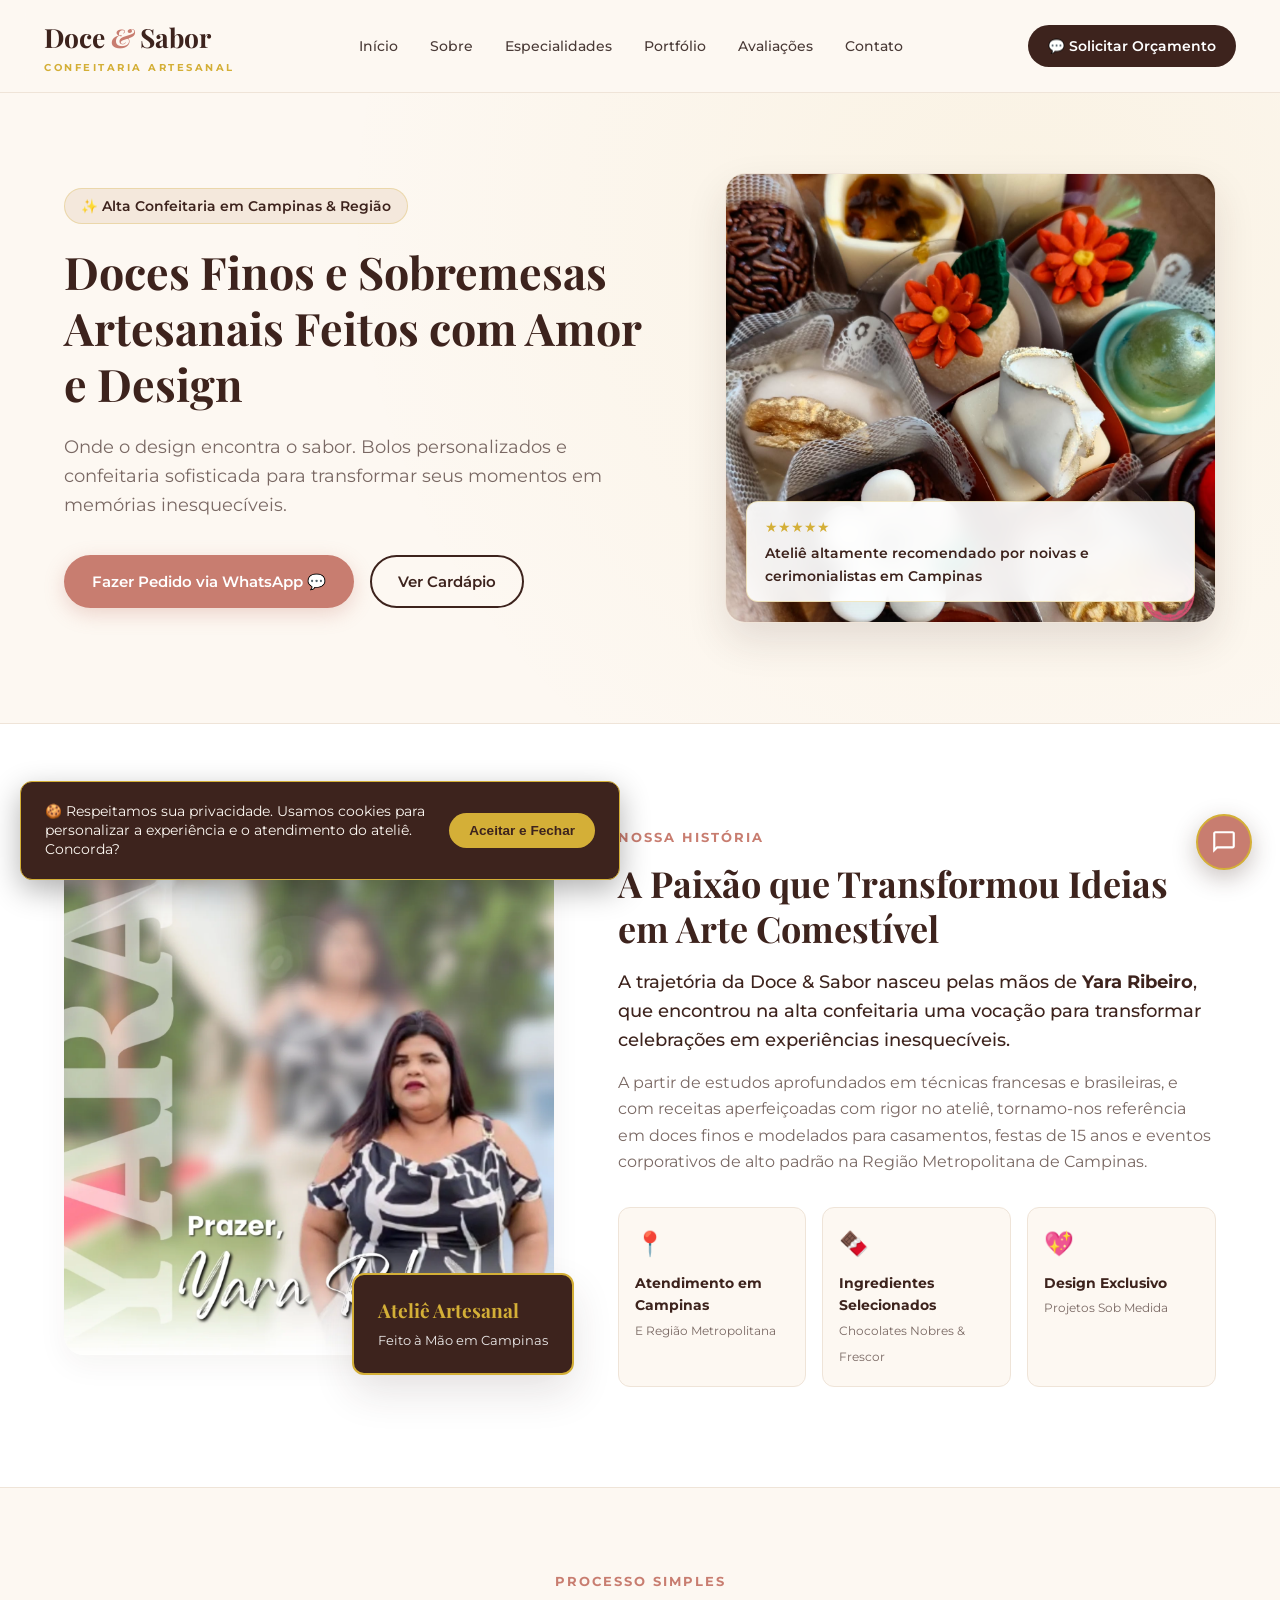
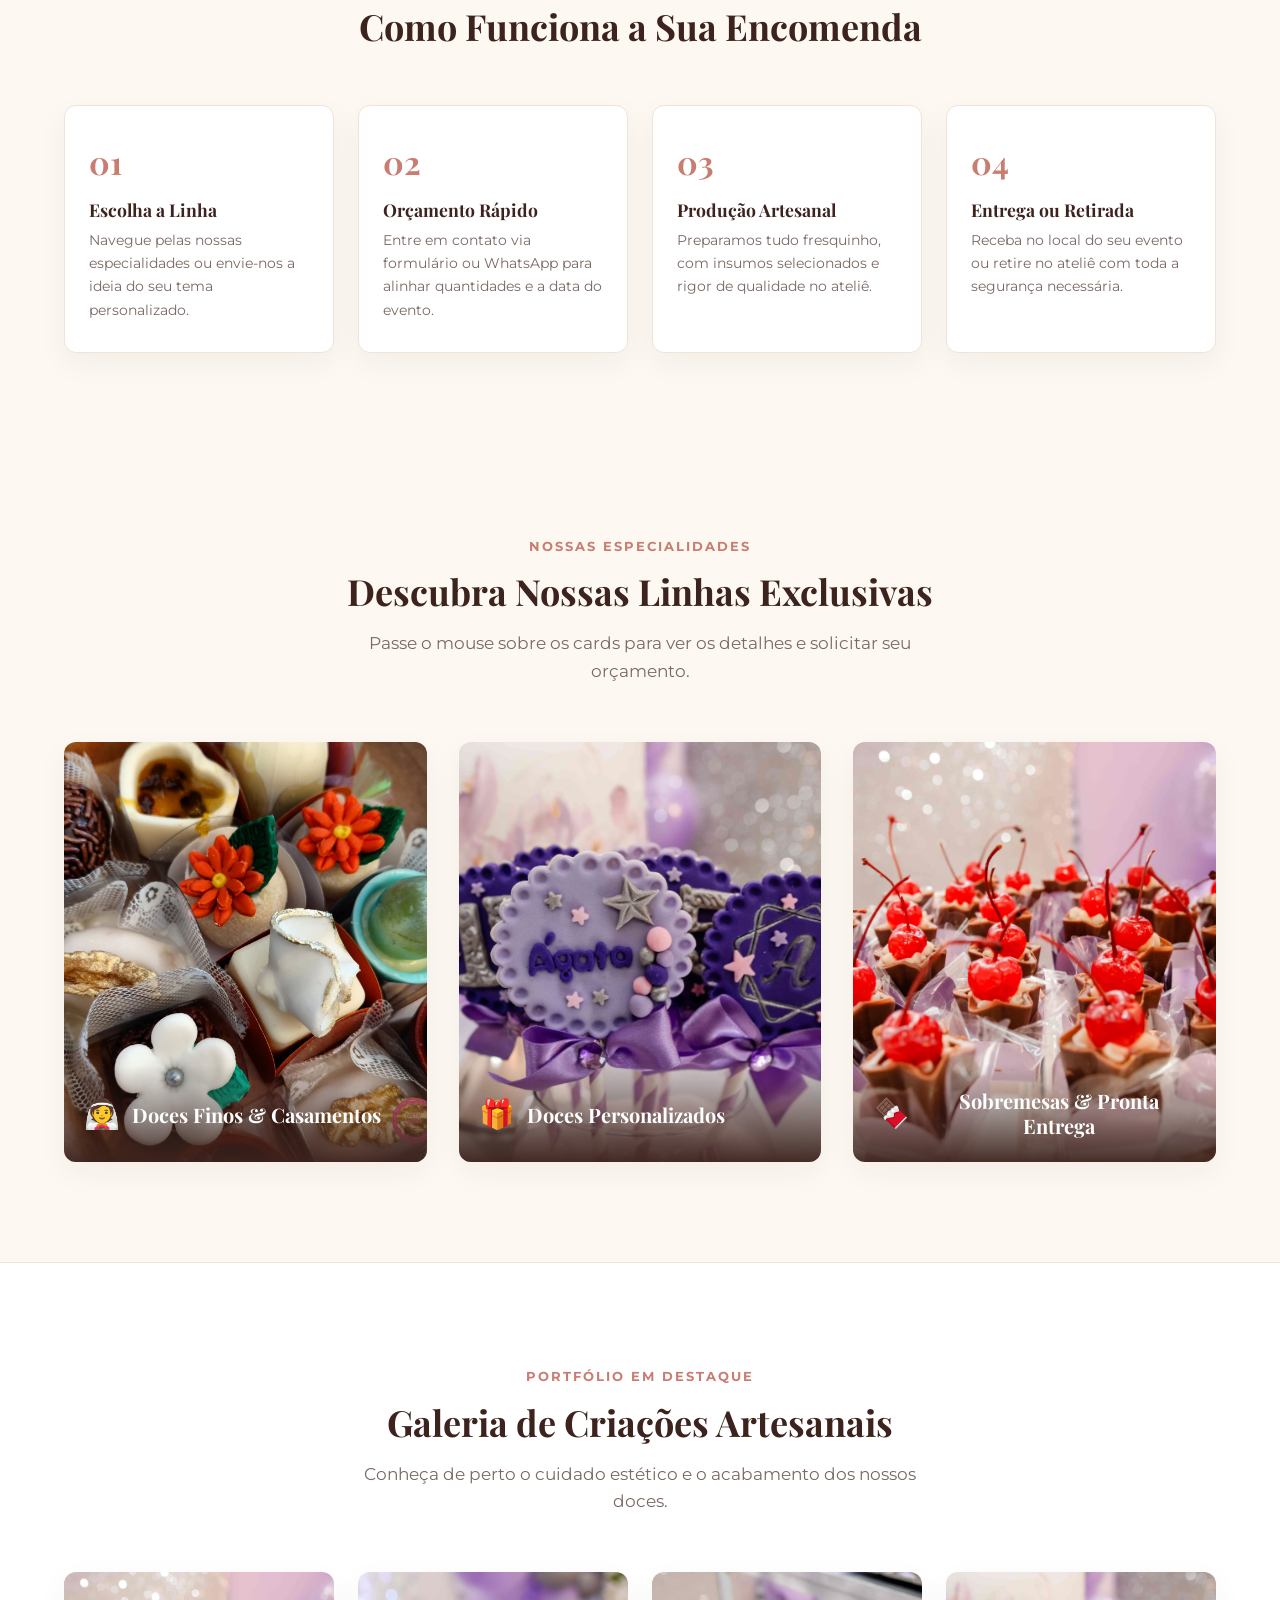
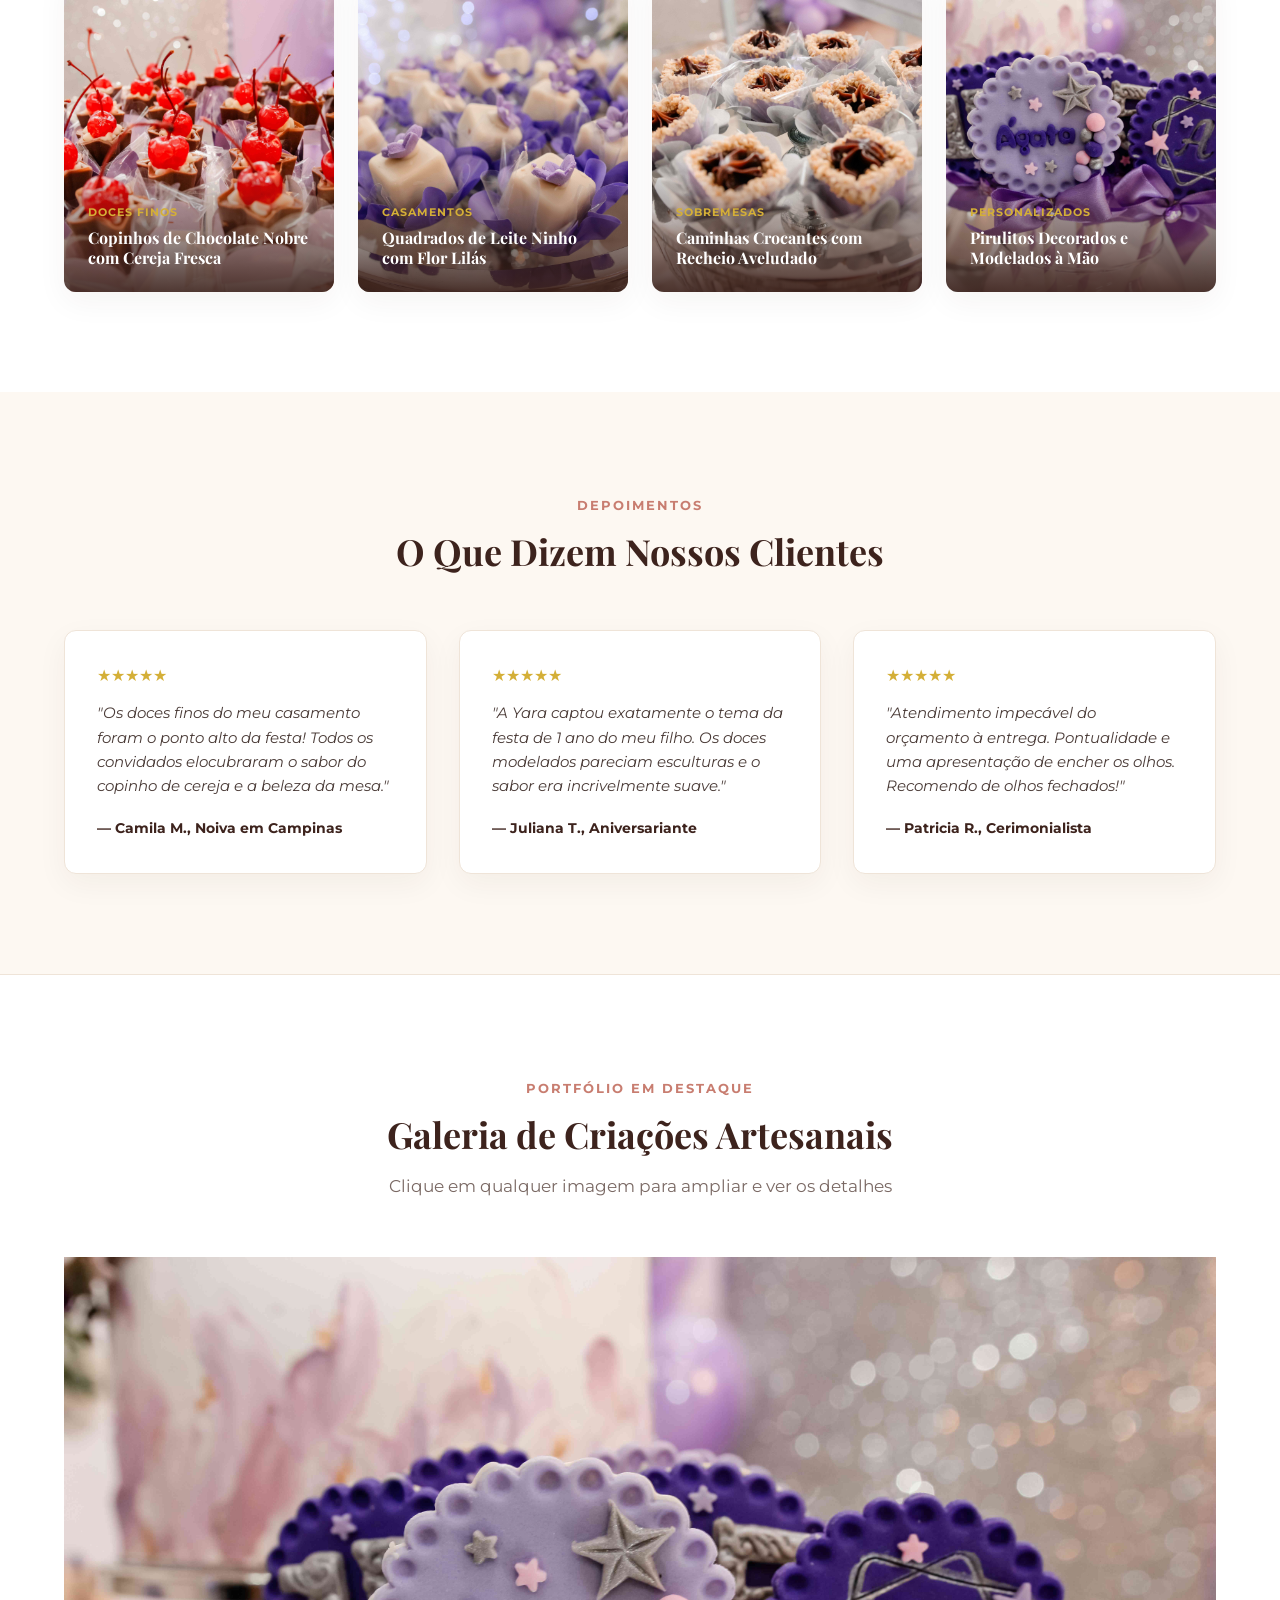
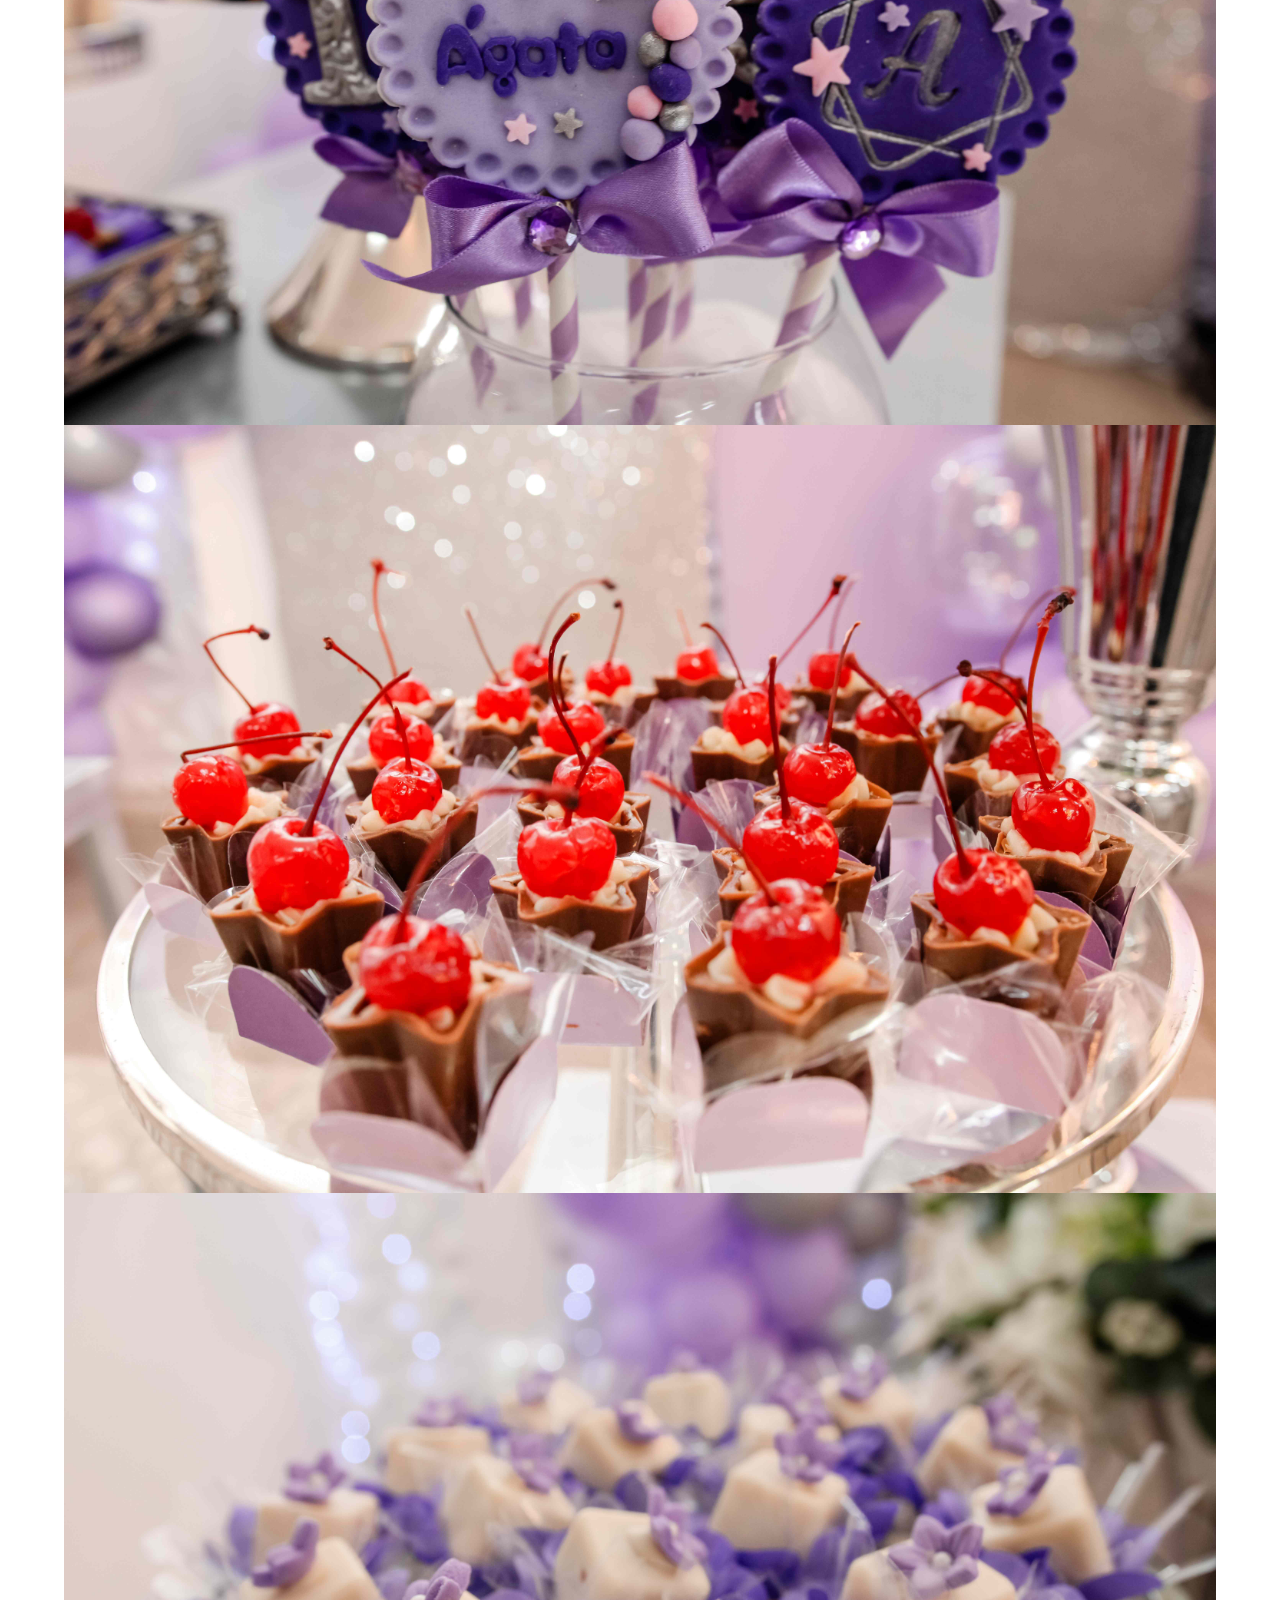
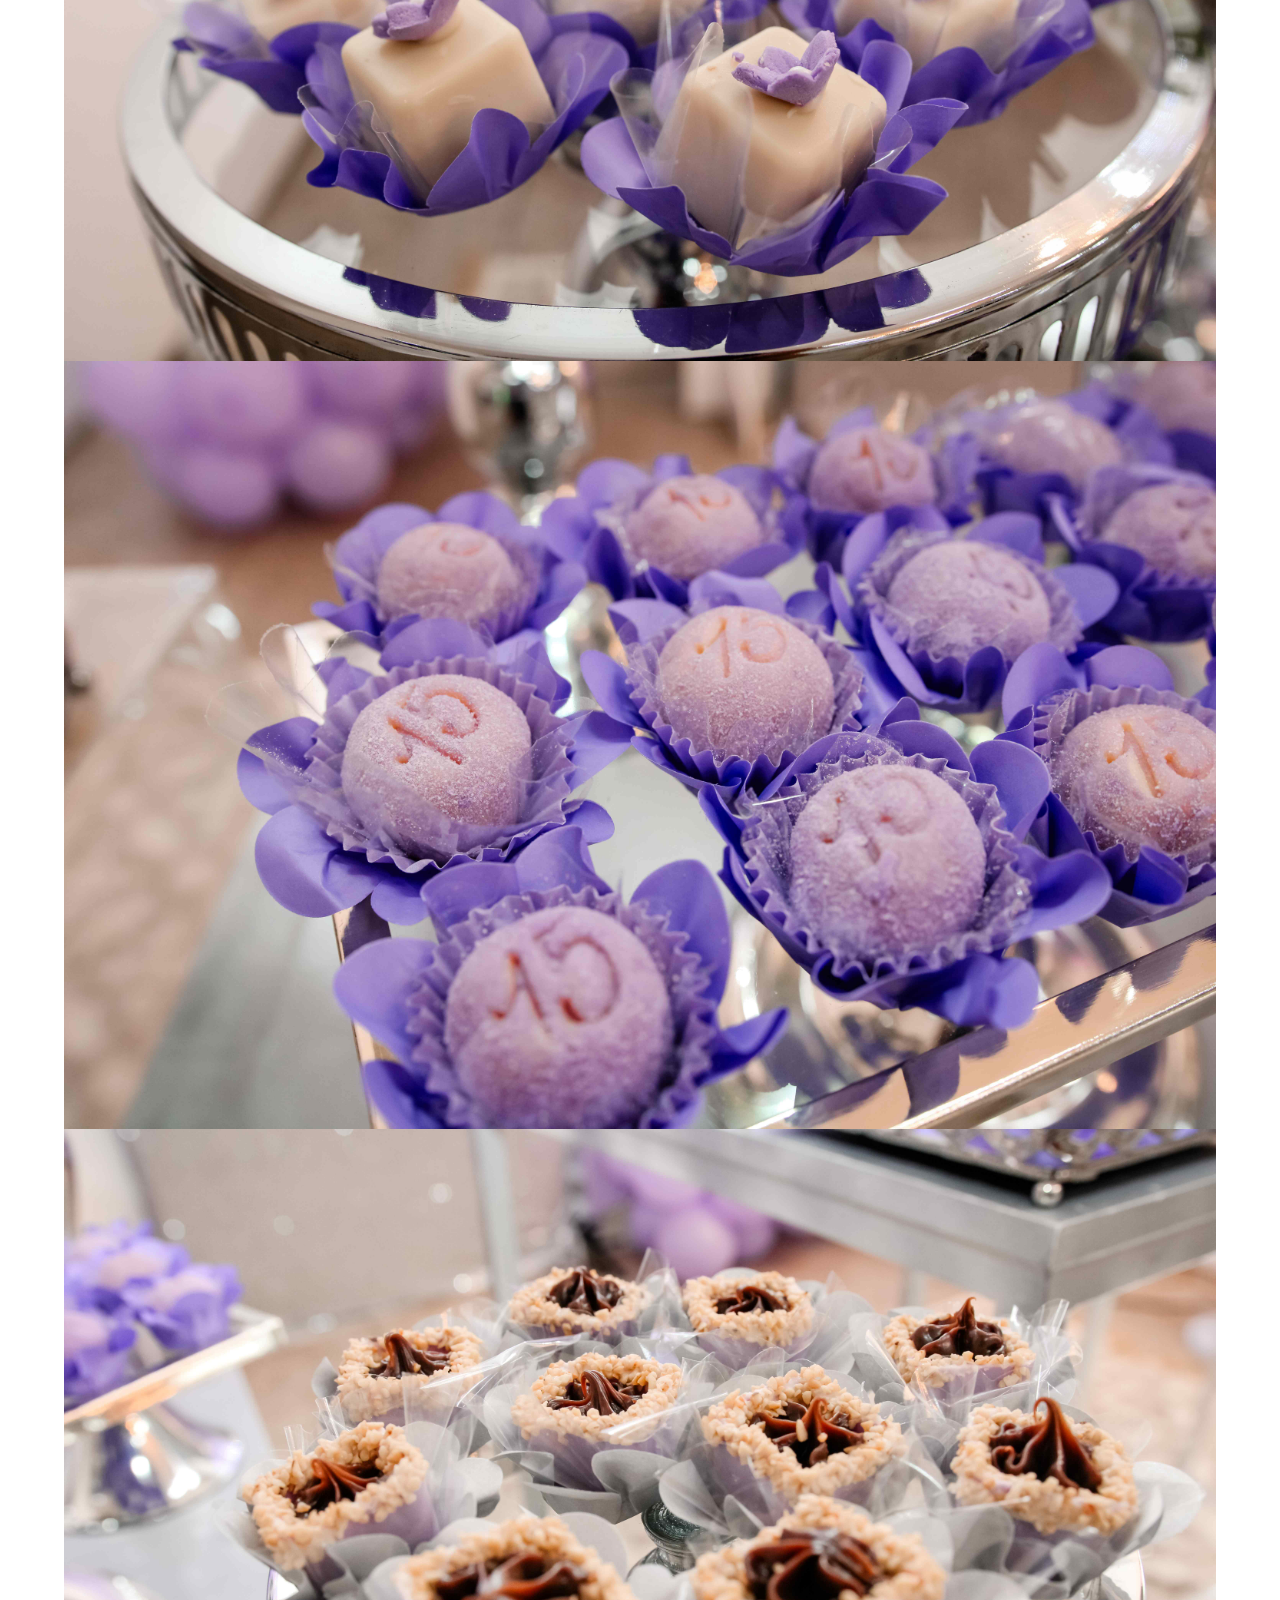
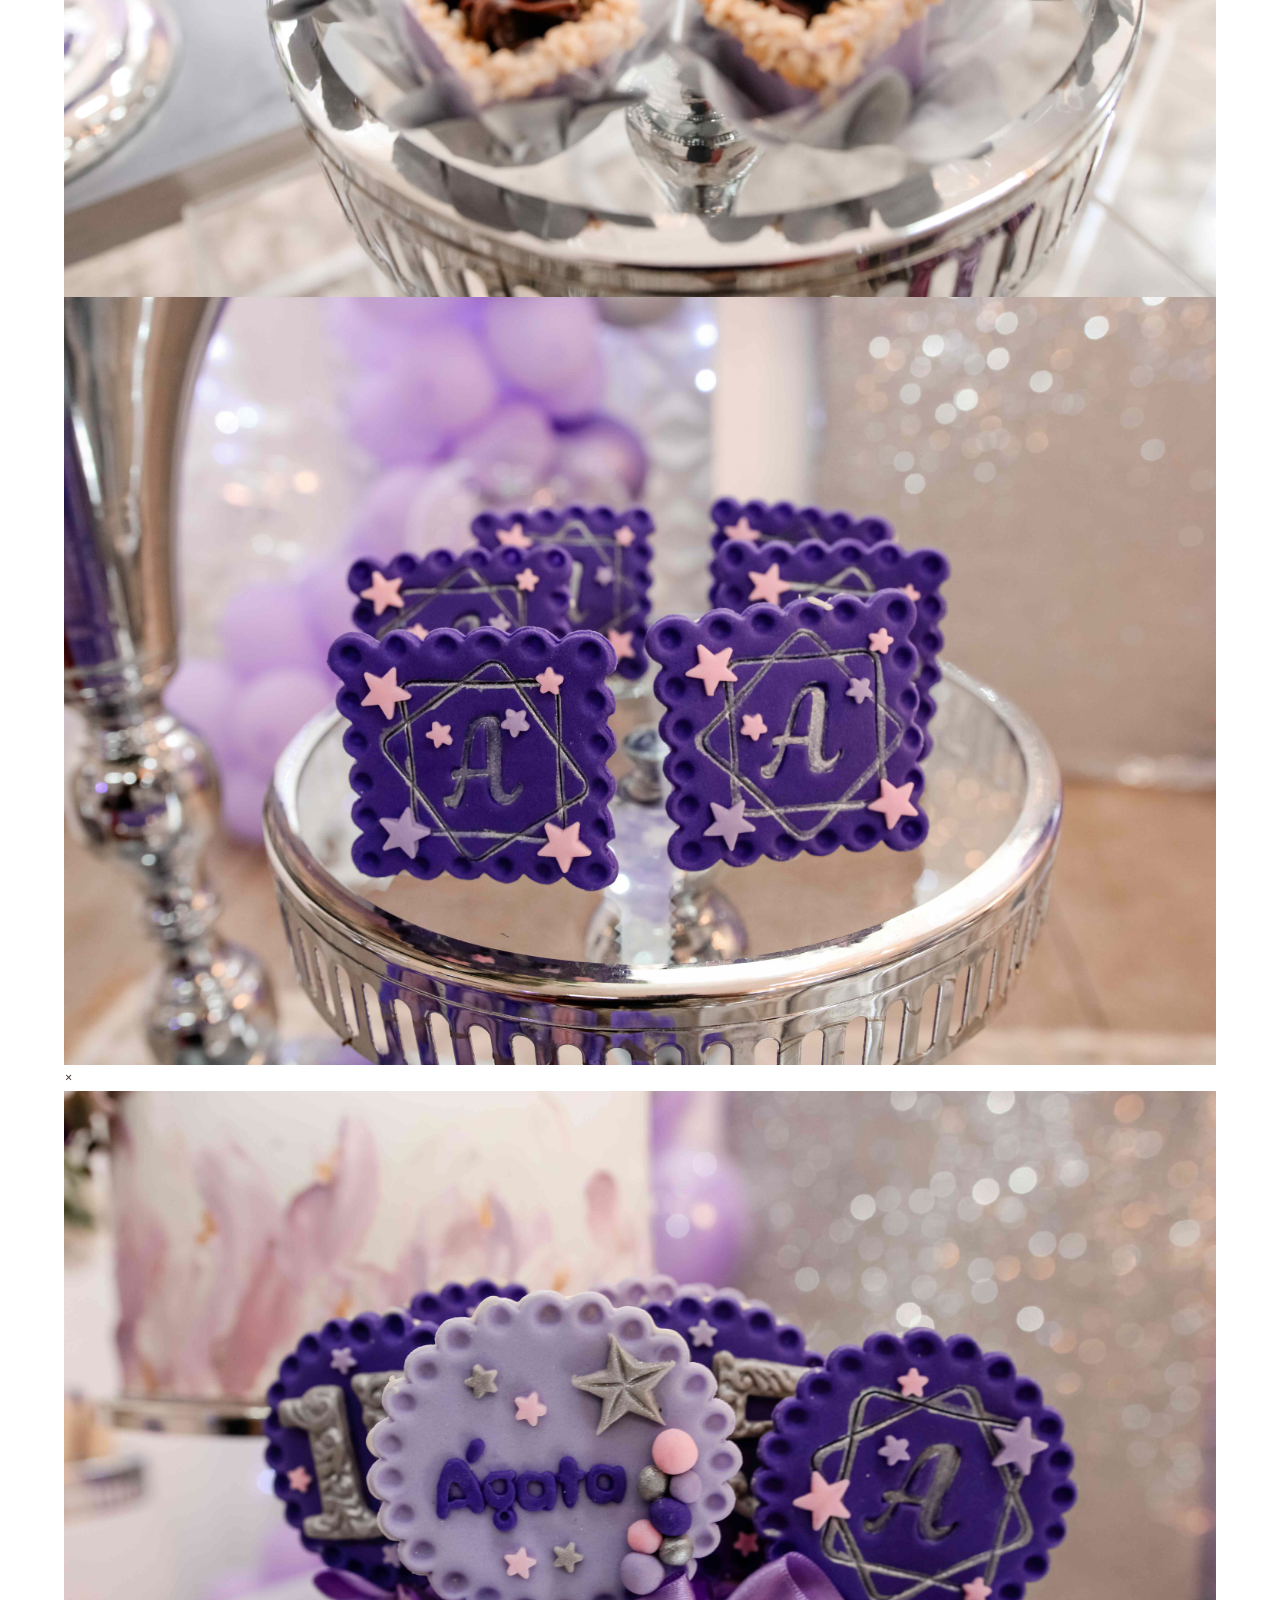
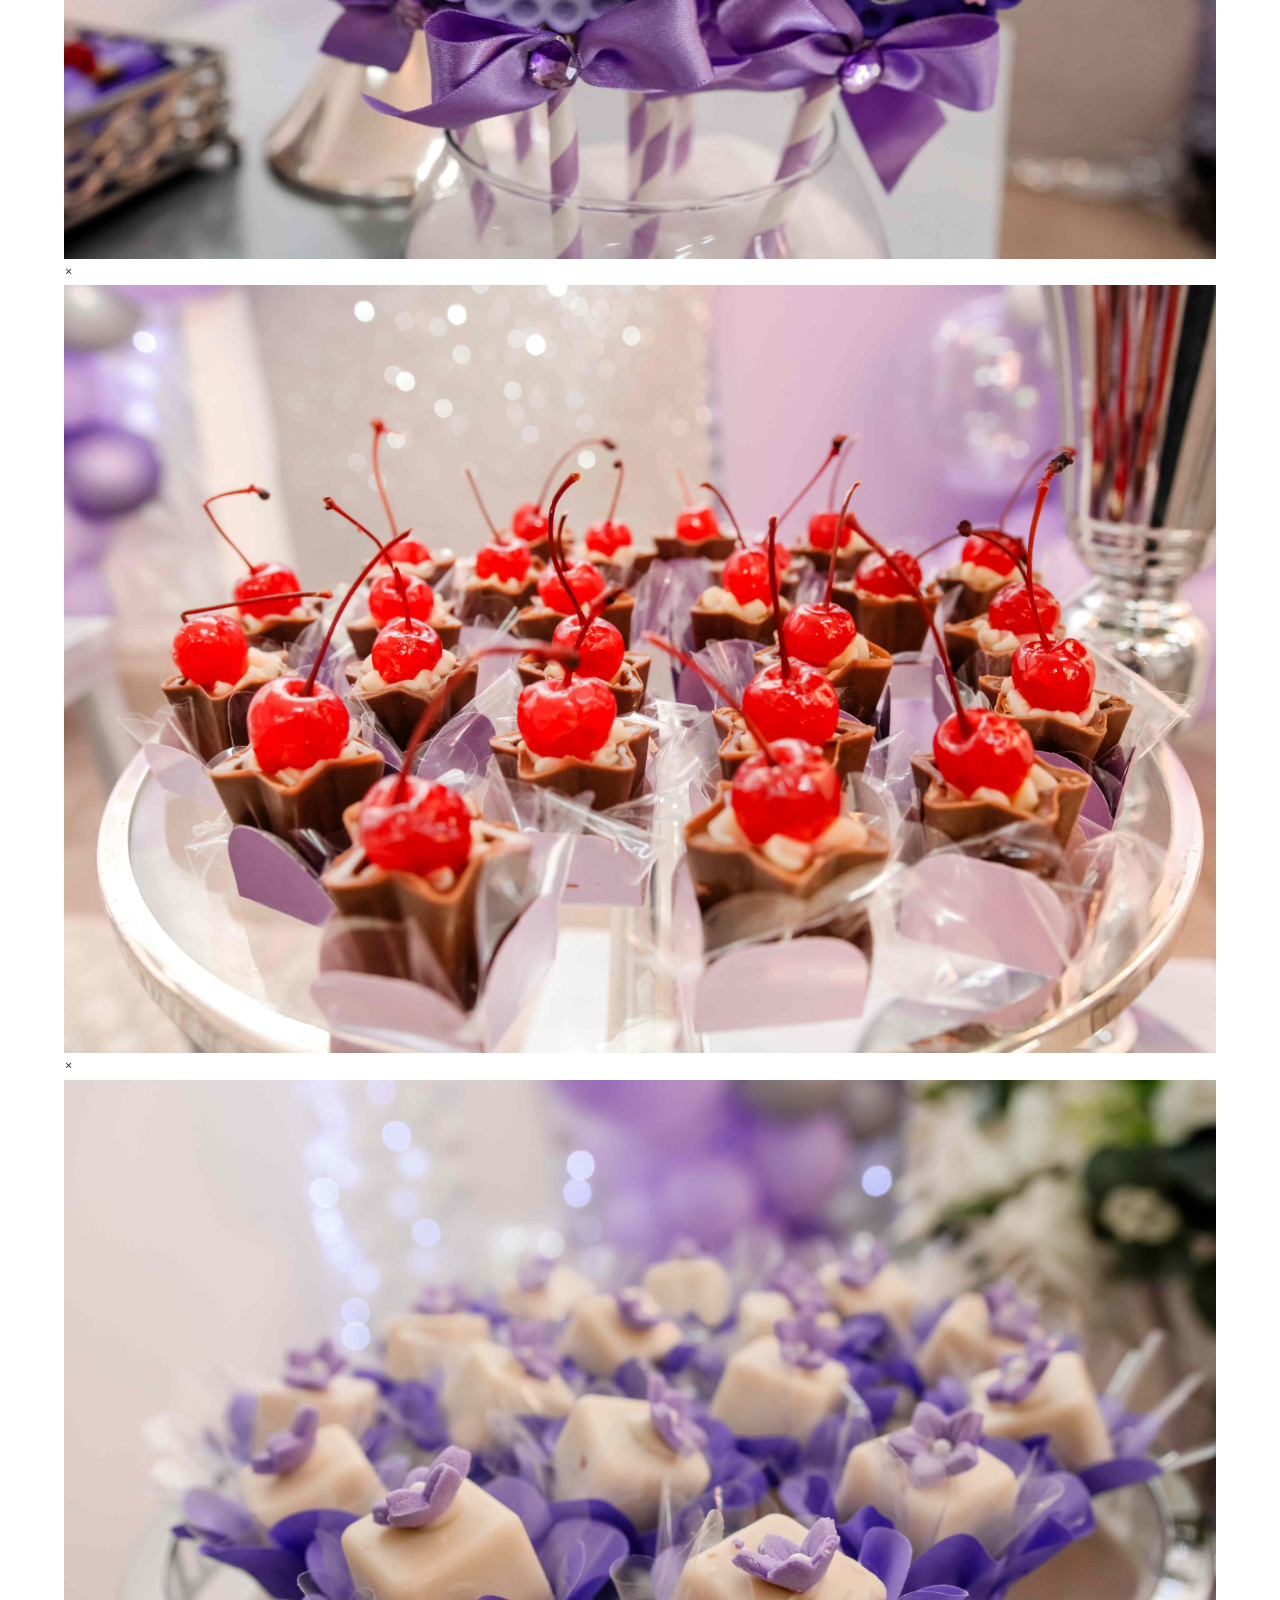
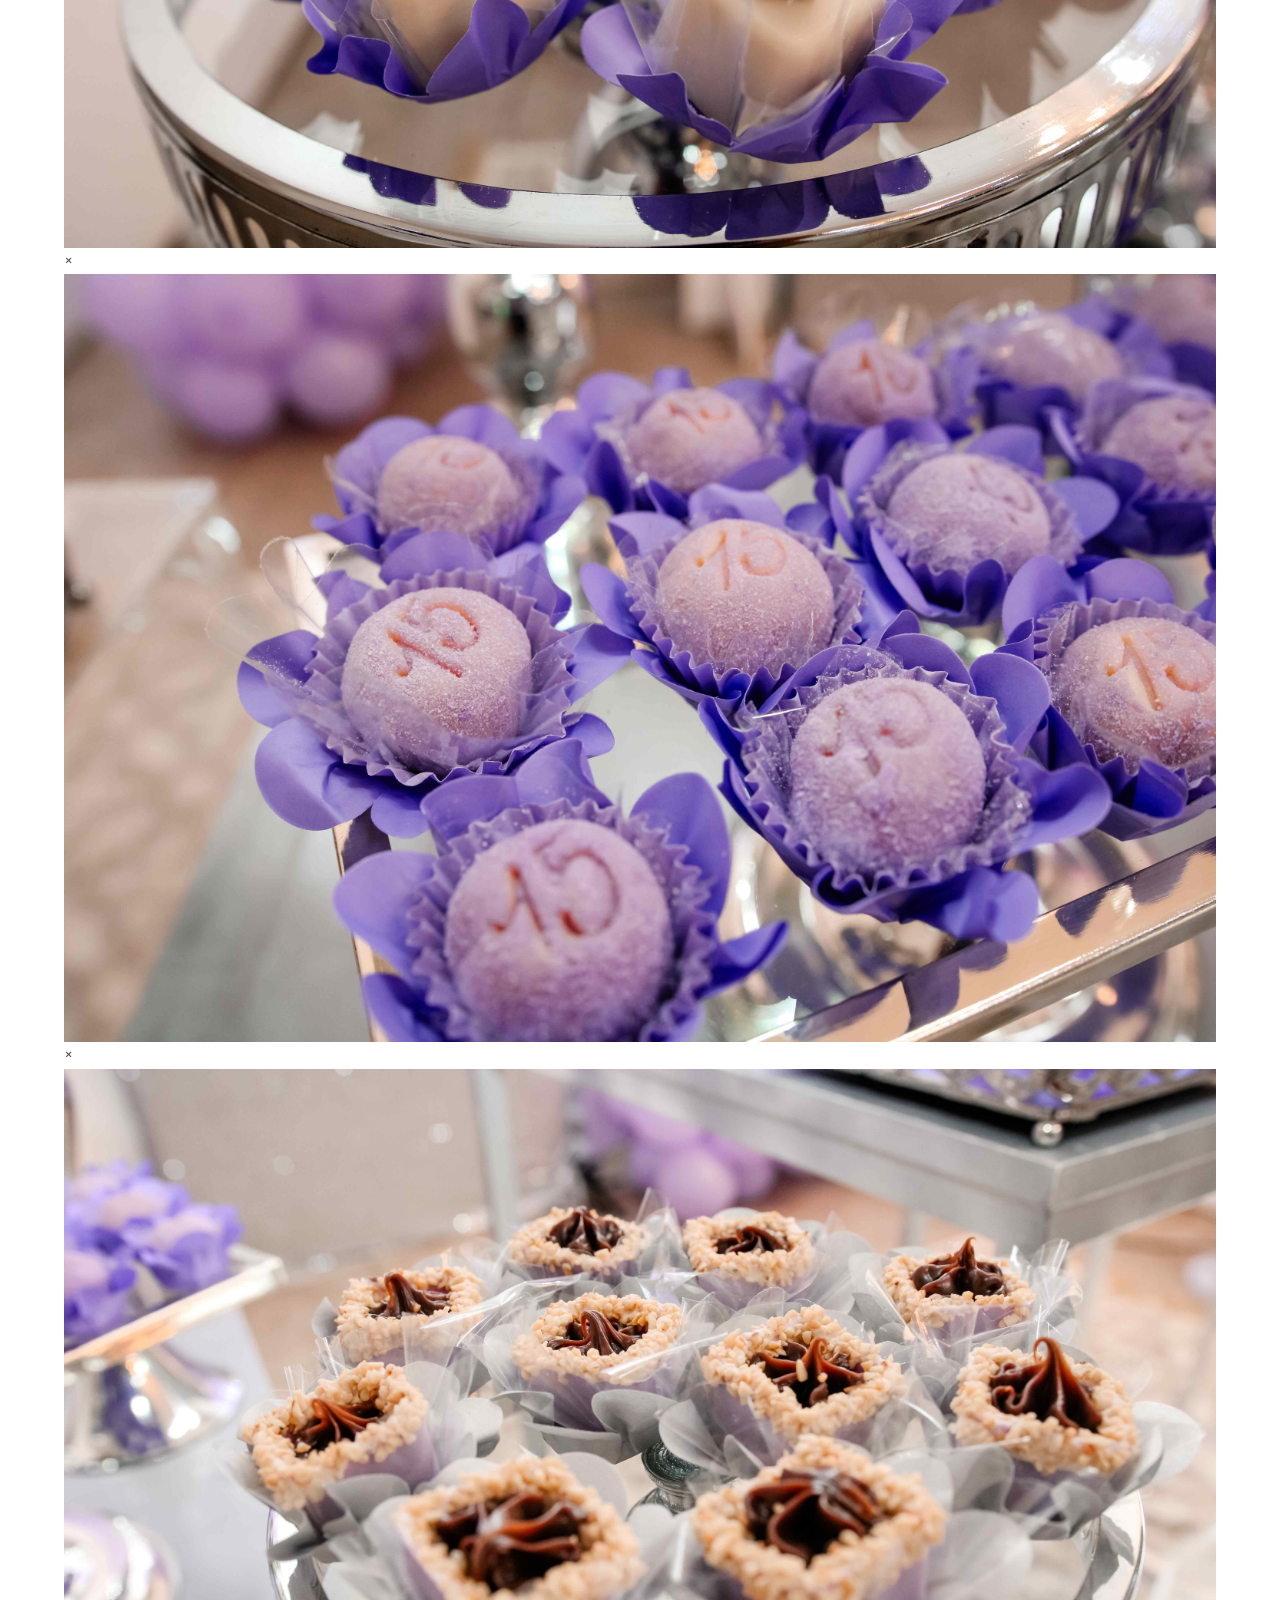
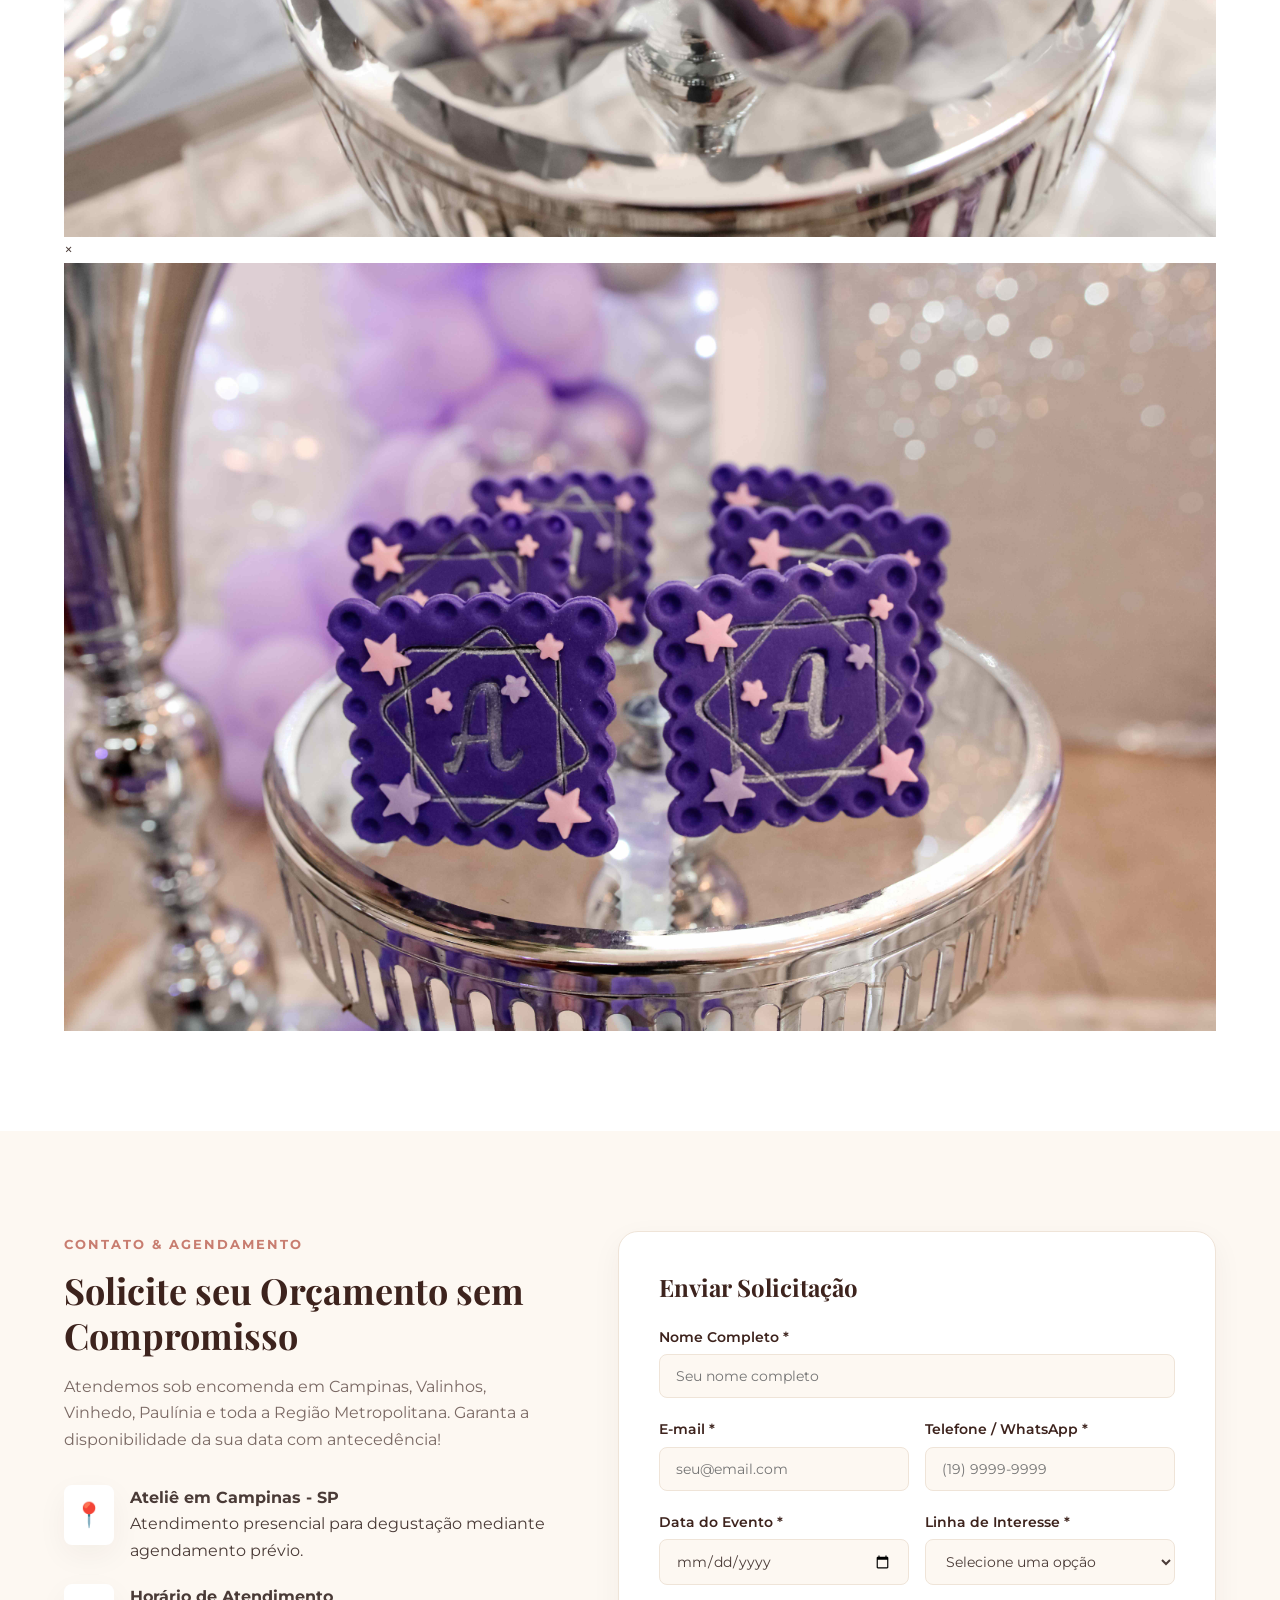
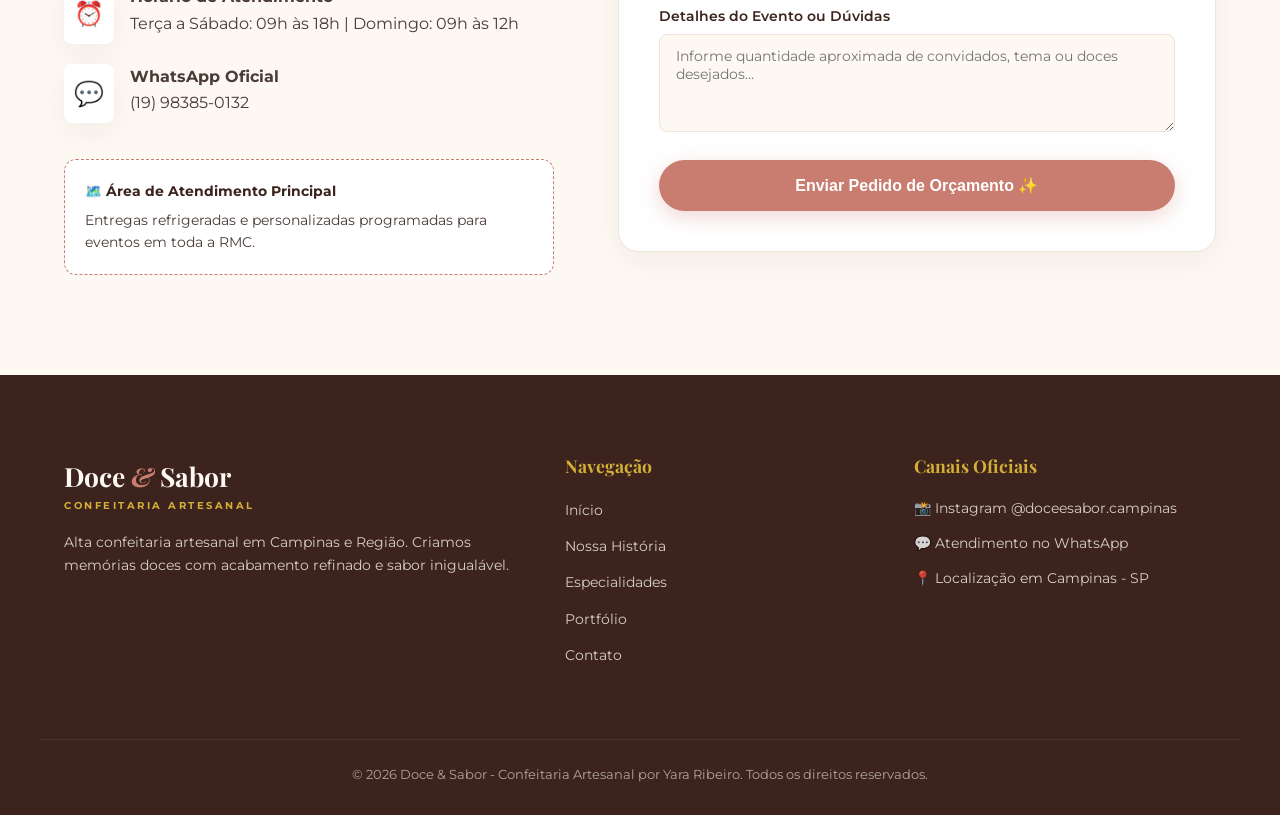
<file: index.html>
<!DOCTYPE html>
<html lang="pt-BR">
<head>
    <meta charset="UTF-8">
    <meta name="viewport" content="width=device-width, initial-scale=1.0">
    <title>Doce & Sabor | Confeitaria Fina & Doces Artesanais em Campinas</title>
    
    <!-- Google Fonts: Playfair Display + Montserrat -->
    <link rel="preconnect" href="https://fonts.googleapis.com">
    <link rel="preconnect" href="https://fonts.gstatic.com" crossorigin>
    <link href="https://fonts.googleapis.com/css2?family=Montserrat:ital,wght@0,300;0,400;0,500;0,600;0,700;1,400&family=Playfair+Display:ital,wght@0,500;0,600;0,700;1,400;1,600&display=swap" rel="stylesheet">
    
    <link rel="stylesheet" href="style.css">
</head>
<script src="chatbot.js"></script>
<script>
  // Inicializa o chatbot apontando para a sua base de dados extra em JSON
  initChatbot({
    jsonUrl: 'minha-base-dados.json'
  });
</script>
<body>
    <!-- TELA DE CARREGAMENTO (PRELOADER) -->
<div id="preloader">
    <div class="preloader-content">
        <h1 class="preloader-logo">Doce <span>&</span> Sabor</h1>
        <p class="preloader-tagline">CONFEITARIA ARTESANAL</p>
        <div class="preloader-spinner"></div>
    </div>
</div>

    <!-- 1. HEADER / NAVBAR STICKY -->
    <header class="navbar">
        <div class="nav-container">
            <a href="#inicio" class="brand-logo">
                <span class="logo-text">Doce <span class="logo-ampersand">&</span> Sabor</span>
                <span class="logo-tagline">CONFEITARIA ARTESANAL</span>
            </a>
            
            <nav class="nav-menu">
                <ul>
                    <li><a href="#inicio">Início</a></li>
                    <li><a href="#sobre">Sobre</a></li>
                    <li><a href="#servicos">Especialidades</a></li>
                    <li><a href="#galeria">Portfólio</a></li>
                    <li><a href="#depoimentos">Avaliações</a></li>
                    <li><a href="#contato">Contato</a></li>
                </ul>
            </nav>

            <div class="nav-actions">
                <a href="https://wa.me/5519983850132?text=Ol%C3%A1!%20Gostaria%20de%20solicitar%20um%20or%C3%A7amento." class="btn-whatsapp-header" target="_blank" rel="noopener noreferrer">
                    💬 Solicitar Orçamento
                </a>
            </div>
        </div>
    </header>

    <!-- 2. HERO SECTION COM CARROSSEL HORIZONTAL -->
    <section id="inicio" class="hero-section">
        <div class="hero-container">
            <div class="hero-content">
                <span class="hero-badge">✨ Alta Confeitaria em Campinas & Região</span>
                <h1 class="hero-headline">Doces Finos e Sobremesas Artesanais Feitos com Amor e Design</h1>
                <p class="hero-subheadline">
                    Onde o design encontra o sabor. Bolos personalizados e confeitaria sofisticada para transformar seus momentos em memórias inesquecíveis.
                </p>
                <div class="hero-cta-group">
                    <a href="https://wa.me/5519983850132?text=Ol%C3%A1!%20Vim%20pelo%20site%20e%20gostaria%20de%20fazer%20um%20pedido." class="btn-cta-primary" target="_blank" rel="noopener noreferrer">
                        Fazer Pedido via WhatsApp 💬
                    </a>
                    <a href="#servicos" class="btn-cta-secondary">
                        Ver Cardápio
                    </a>
                </div>
            </div>
            
            <div class="hero-visual">
                <div class="slider-wrapper">
                    <div class="slider-track">
                        <img class="slide-img" src="71906.jpg" alt="Mesa de Doces Finos para Casamentos">
                        <img class="slide-img" src="2 (1 de 1).jpg" alt="Copinhos de Chocolate com Cereja">
                        <img class="slide-img" src="3 (1 de 1).jpg" alt="Quadrados Fina Confeitaria">
                        <img class="slide-img" src="5 (1 de 1).jpg" alt="Caminhas Crocantes com Recheio">
                    </div>
                    <div class="hero-image-card">
                        <div class="card-stars">★★★★★</div>
                        <p class="card-text">Ateliê altamente recomendado por noivas e cerimonialistas em Campinas</p>
                    </div>
                </div>
            </div>
        </div>
    </section>

    <!-- 3. QUEM SOMOS / NOSSA HISTÓRIA -->
    <section id="sobre" class="sobre-section">
        <div class="sobre-container">
            <div class="sobre-image-col">
                <div class="about-image-wrapper">
                    <img src="71910.webp" alt="Yara Ribeiro - Confeiteira e Fundadora da Doce & Sabor" class="fundadora-img">
                    <div class="about-experience-badge">
                        <span class="badge-title">Ateliê Artesanal</span>
                        <span class="badge-sub">Feito à Mão em Campinas</span>
                    </div>
                </div>
            </div>
            
            <div class="sobre-text-col">
                <span class="section-tag">Nossa História</span>
                <h2 class="section-title">A Paixão que Transformou Ideias em Arte Comestível</h2>
                <p class="paragraph-lead">
                    A trajetória da Doce & Sabor nasceu pelas mãos de <strong>Yara Ribeiro</strong>, que encontrou na alta confeitaria uma vocação para transformar celebrações em experiências inesquecíveis.
                </p>
                <p class="paragraph-body">
                    A partir de estudos aprofundados em técnicas francesas e brasileiras, e com receitas aperfeiçoadas com rigor no ateliê, tornamo-nos referência em doces finos e modelados para casamentos, festas de 15 anos e eventos corporativos de alto padrão na Região Metropolitana de Campinas.
                </p>
                
                <div class="badges-grid">
                    <div class="badge-item">
                        <span class="badge-icon">📍</span>
                        <div class="badge-info">
                            <strong>Atendimento em Campinas</strong>
                            <span>E Região Metropolitana</span>
                        </div>
                    </div>
                    <div class="badge-item">
                        <span class="badge-icon">🍫</span>
                        <div class="badge-info">
                            <strong>Ingredientes Selecionados</strong>
                            <span>Chocolates Nobres & Frescor</span>
                        </div>
                    </div>
                    <div class="badge-item">
                        <span class="badge-icon">💖</span>
                        <div class="badge-info">
                            <strong>Design Exclusivo</strong>
                            <span>Projetos Sob Medida</span>
                        </div>
                    </div>
                </div>
            </div>
        </div>
    </section>

    <!-- 4. PASSO A PASSO -->
    <section class="passos-section">
        <div class="container-center">
            <div class="section-header">
                <span class="section-tag">Processo Simples</span>
                <h2 class="section-title">Como Funciona a Sua Encomenda</h2>
            </div>
            <div class="passos-grid">
                <div class="passo-card">
                    <span class="passo-numero">01</span>
                    <h4>Escolha a Linha</h4>
                    <p>Navegue pelas nossas especialidades ou envie-nos a ideia do seu tema personalizado.</p>
                </div>
                <div class="passo-card">
                    <span class="passo-numero">02</span>
                    <h4>Orçamento Rápido</h4>
                    <p>Entre em contato via formulário ou WhatsApp para alinhar quantidades e a data do evento.</p>
                </div>
                <div class="passo-card">
                    <span class="passo-numero">03</span>
                    <h4>Produção Artesanal</h4>
                    <p>Preparamos tudo fresquinho, com insumos selecionados e rigor de qualidade no ateliê.</p>
                </div>
                <div class="passo-card">
                    <span class="passo-numero">04</span>
                    <h4>Entrega ou Retirada</h4>
                    <p>Receba no local do seu evento ou retire no ateliê com toda a segurança necessária.</p>
                </div>
            </div>
        </div>
    </section>

    <!-- 5. SEÇÃO DE SERVIÇOS / NOSSAS ESPECIALIDADES (FLIP CARDS 3D) -->
    <section id="servicos" class="servicos-section">
        <div class="container-center">
            <div class="section-header">
                <span class="section-tag">Nossas Especialidades</span>
                <h2 class="section-title">Descubra Nossas Linhas Exclusivas</h2>
                <p class="section-subtitle">Passe o mouse sobre os cards para ver os detalhes e solicitar seu orçamento.</p>
            </div>

            <div class="servicos-grid">
                
                <!-- CARD 1: DOCES FINOS -->
                <div class="card-container">
                    <div class="card-inner">
                        <div class="card-front">
                            <img src="71906.jpg" alt="Doces Finos & Casamentos">
                            <div class="card-front-title">
                                <span class="card-icon">👰</span>
                                <h3>Doces Finos & Casamentos</h3>
                            </div>
                        </div>
                        <div class="card-back">
                            <h3>Doces Finos & Casamentos</h3>
                            <p>Linha exclusiva para casamentos e eventos corporativos de alto padrão com acabamento em ouro comestível, caminhas folheadas e apresentações refinadas.</p>
                            <a href="https://wa.me/5519983850132?text=Gostaria%20de%20saber%20mais%20sobre%20Doces%20Finos." class="btn-card-back" target="_blank" rel="noopener noreferrer">Solicitar Orçamento ✨</a>
                        </div>
                    </div>
                </div>

                <!-- CARD 2: DOCES TEMÁTICOS -->
                <div class="card-container">
                    <div class="card-inner">
                        <div class="card-front">
                            <img src="1 (1 de 1).jpg" alt="Doces Personalizados Temáticos">
                            <div class="card-front-title">
                                <span class="card-icon">🎁</span>
                                <h3>Doces Personalizados</h3>
                            </div>
                        </div>
                        <div class="card-back highlight-card-back">
                            <h3>Doces Personalizados</h3>
                            <p>Bolos e doces modelados sob medida para festas infantis e comemorações especiais, esculpidos à mão com acabamento impecável.</p>
                            <a href="https://wa.me/5519983850132?text=Gostaria%20de%20saber%20mais%20sobre%20Doces%20Tematicos." class="btn-card-back" target="_blank" rel="noopener noreferrer">Solicitar Orçamento ✨</a>
                        </div>
                    </div>
                </div>

                <!-- CARD 3: SOBREMESAS -->
                <div class="card-container">
                    <div class="card-inner">
                        <div class="card-front">
                            <img src="2 (1 de 1).jpg" alt="Sobremesas & Pronta Entrega">
                            <div class="card-front-title">
                                <span class="card-icon">🍫</span>
                                <h3>Sobremesas & Pronta Entrega</h3>
                            </div>
                        </div>
                        <div class="card-back">
                            <h3>Sobremesas & Pronta Entrega</h3>
                            <p>Brownies, copinhos de ganache, tortas artesanais de cacau e sobremesas individuais em embalagens delicadas para o seu dia a dia.</p>
                            <a href="https://wa.me/5519983850132?text=Gostaria%20de%20saber%20mais%20sobre%20Sobremesas." class="btn-card-back" target="_blank" rel="noopener noreferrer">Solicitar Orçamento ✨</a>
                        </div>
                    </div>
                </div>

            </div>
        </div>
    </section>

    <!-- 6. GALERIA SHOWCASE -->
    <section id="galeria" class="galeria-section">
        <div class="container-center">
            <div class="section-header">
                <span class="section-tag">Portfólio em Destaque</span>
                <h2 class="section-title">Galeria de Criações Artesanais</h2>
                <p class="section-subtitle">Conheça de perto o cuidado estético e o acabamento dos nossos doces.</p>
            </div>

            <div class="gallery-grid">
                <figure class="gallery-item">
                    <img src="2 (1 de 1).jpg" alt="Copinhos de Chocolate com Cereja">
                    <figcaption class="gallery-caption">
                        <span class="caption-tag">Doces Finos</span>
                        <h4 class="caption-title">Copinhos de Chocolate Nobre com Cereja Fresca</h4>
                    </figcaption>
                </figure>

                <figure class="gallery-item">
                    <img src="3 (1 de 1).jpg" alt="Doces Finos Quadrados Lilás">
                    <figcaption class="gallery-caption">
                        <span class="caption-tag">Casamentos</span>
                        <h4 class="caption-title">Quadrados de Leite Ninho com Flor Lilás</h4>
                    </figcaption>
                </figure>

                <figure class="gallery-item">
                    <img src="5 (1 de 1).jpg" alt="Caminhas de Doce de Leite">
                    <figcaption class="gallery-caption">
                        <span class="caption-tag">Sobremesas</span>
                        <h4 class="caption-title">Caminhas Crocantes com Recheio Aveludado</h4>
                    </figcaption>
                </figure>

                <figure class="gallery-item">
                    <img src="1 (1 de 1).jpg" alt="Pirulitos Temáticos Personalizados">
                    <figcaption class="gallery-caption">
                        <span class="caption-tag">Personalizados</span>
                        <h4 class="caption-title">Pirulitos Decorados e Modelados à Mão</h4>
                    </figcaption>
                </figure>
            </div>
        </div>
    </section>

    <!-- 7. DEPOIMENTOS -->
    <section id="depoimentos" class="depoimentos-section">
        <div class="container-center">
            <div class="section-header">
                <span class="section-tag">Depoimentos</span>
                <h2 class="section-title">O Que Dizem Nossos Clientes</h2>
            </div>
            <div class="depoimentos-grid">
                <div class="depoimento-card">
                    <div class="depoimento-stars">★★★★★</div>
                    <p>"Os doces finos do meu casamento foram o ponto alto da festa! Todos os convidados elocubraram o sabor do copinho de cereja e a beleza da mesa."</p>
                    <strong>— Camila M., Noiva em Campinas</strong>
                </div>
                <div class="depoimento-card">
                    <div class="depoimento-stars">★★★★★</div>
                    <p>"A Yara captou exatamente o tema da festa de 1 ano do meu filho. Os doces modelados pareciam esculturas e o sabor era incrivelmente suave."</p>
                    <strong>— Juliana T., Aniversariante</strong>
                </div>
                <div class="depoimento-card">
                    <div class="depoimento-stars">★★★★★</div>
                    <p>"Atendimento impecável do orçamento à entrega. Pontualidade e uma apresentação de encher os olhos. Recomendo de olhos fechados!"</p>
                    <strong>— Patricia R., Cerimonialista</strong>
                </div>
            </div>
        </div>
    </section>
    <!-- 6. GALERIA SHOWCASE (LIGHTBOX 100% CSS) -->
    <section id="galeria" class="galeria-section">
        <div class="container-center">
            <div class="section-header">
                <span class="section-tag">Portfólio em Destaque</span>
                <h2 class="section-title">Galeria de Criações Artesanais</h2>
                <p class="section-subtitle">Clique em qualquer imagem para ampliar e ver os detalhes</p>
            </div>

            <!-- GRID DA GALERIA -->
            <div class="gallery">
                <a href="#img1" class="gallery-item">
                    <img src="1 (1 de 1).jpg" alt="Pirulitos Personalizados Ágata">
                </a>
                <a href="#img2" class="gallery-item">
                    <img src="2 (1 de 1).jpg" alt="Copinhos de Chocolate com Cereja">
                </a>
                <a href="#img3" class="gallery-item">
                    <img src="3 (1 de 1).jpg" alt="Doces Finos Quadrados Lilás">
                </a>
                <a href="#img4" class="gallery-item">
                    <img src="4 (1 de 1).jpg" alt="Brigadeiros Personalizados 15 Anos">
                </a>
                <a href="#img5" class="gallery-item">
                    <img src="5 (1 de 1).jpg" alt="Caminhas de Chocolate com Recheio">
                </a>
                <a href="#img6" class="gallery-item">
                    <img src="6 (1 de 1).jpg" alt="Doces Quadrados Personalizados A">
                </a>
            </div>

            <!-- MODAIS LIGHTBOX (IMAGENS AMPLIADAS) -->
            <div class="lightbox" id="img1">
                <a href="#galeria" class="lightbox-overlay"></a>
                <div class="lightbox-content">
                    <a href="#galeria" class="close-btn">&times;</a>
                    <img src="1 (1 de 1).jpg" alt="Pirulitos Personalizados Ágata">
                </div>
            </div>

            <div class="lightbox" id="img2">
                <a href="#galeria" class="lightbox-overlay"></a>
                <div class="lightbox-content">
                    <a href="#galeria" class="close-btn">&times;</a>
                    <img src="2 (1 de 1).jpg" alt="Copinhos de Chocolate com Cereja">
                </div>
            </div>

            <div class="lightbox" id="img3">
                <a href="#galeria" class="lightbox-overlay"></a>
                <div class="lightbox-content">
                    <a href="#galeria" class="close-btn">&times;</a>
                    <img src="3 (1 de 1).jpg" alt="Doces Finos Quadrados Lilás">
                </div>
            </div>

            <div class="lightbox" id="img4">
                <a href="#galeria" class="lightbox-overlay"></a>
                <div class="lightbox-content">
                    <a href="#galeria" class="close-btn">&times;</a>
                    <img src="4 (1 de 1).jpg" alt="Brigadeiros Personalizados 15 Anos">
                </div>
            </div>

            <div class="lightbox" id="img5">
                <a href="#galeria" class="lightbox-overlay"></a>
                <div class="lightbox-content">
                    <a href="#galeria" class="close-btn">&times;</a>
                    <img src="5 (1 de 1).jpg" alt="Caminhas de Chocolate com Recheio">
                </div>
            </div>

            <div class="lightbox" id="img6">
                <a href="#galeria" class="lightbox-overlay"></a>
                <div class="lightbox-content">
                    <a href="#galeria" class="close-btn">&times;</a>
                    <img src="6 (1 de 1).jpg" alt="Doces Quadrados Personalizados A">
                </div>
            </div>
        </div>
    </section>

    <!-- 8. CONTATO -->
    <section id="contato" class="contato-section">
        <div class="contato-container">
            <div class="contato-info-col">
                <span class="section-tag">Contato & Agendamento</span>
                <h2 class="section-title">Solicite seu Orçamento sem Compromisso</h2>
                <p class="contato-intro">
                    Atendemos sob encomenda em Campinas, Valinhos, Vinhedo, Paulínia e toda a Região Metropolitana. Garanta a disponibilidade da sua data com antecedência!
                </p>

                <div class="info-list">
                    <div class="info-card">
                        <span class="info-icon">📍</span>
                        <div>
                            <strong>Ateliê em Campinas - SP</strong>
                            <p>Atendimento presencial para degustação mediante agendamento prévio.</p>
                        </div>
                    </div>

                    <div class="info-card">
                        <span class="info-icon">⏰</span>
                        <div>
                            <strong>Horário de Atendimento</strong>
                            <p>Terça a Sábado: 09h às 18h | Domingo: 09h às 12h</p>
                        </div>
                    </div>

                    <div class="info-card">
                        <span class="info-icon">💬</span>
                        <div>
                            <strong>WhatsApp Oficial</strong>
                            <p>(19) 98385-0132</p>
                        </div>
                    </div>
                </div>

                <div class="mapa-simulado">
                    <div class="mapa-header">🗺️ Área de Atendimento Principal</div>
                    <div class="mapa-body">
                        Entregas refrigeradas e personalizadas programadas para eventos em toda a RMC.
                    </div>
                </div>
            </div>

            <div class="contato-form-col">
                <form class="contact-form" action="#" method="POST" onsubmit="event.preventDefault(); alert('Sua solicitação foi enviada com sucesso! Entraremos em contato em breve pelo WhatsApp.');">
                    <h3 class="form-title">Enviar Solicitação</h3>
                    
                    <div class="form-field">
                        <label for="nome">Nome Completo *</label>
                        <input type="text" id="nome" name="nome" placeholder="Seu nome completo" required>
                    </div>

                    <div class="form-row">
                        <div class="form-field">
                            <label for="email">E-mail *</label>
                            <input type="email" id="email" name="email" placeholder="seu@email.com" required>
                        </div>

                        <div class="form-field">
                            <label for="telefone">Telefone / WhatsApp *</label>
                            <input type="tel" id="telefone" name="telefone" placeholder="(19) 9999-9999" required>
                        </div>
                    </div>

                    <div class="form-row">
                        <div class="form-field">
                            <label for="data-evento">Data do Evento *</label>
                            <input type="date" id="data-evento" name="data-evento" required>
                        </div>

                        <div class="form-field">
                            <label for="linha-produto">Linha de Interesse *</label>
                            <select id="linha-produto" name="linha-produto" required>
                                <option value="" disabled selected>Selecione uma opção</option>
                                <option value="casamentos">Doces Finos & Casamentos</option>
                                <option value="tematicos">Doces Personalizados Temáticos</option>
                                <option value="sobremesas">Sobremesas & Pronta Entrega</option>
                            </select>
                        </div>
                    </div>

                    <div class="form-field">
                        <label for="mensagem">Detalhes do Evento ou Dúvidas</label>
                        <textarea id="mensagem" name="mensagem" rows="4" placeholder="Informe quantidade aproximada de convidados, tema ou doces desejados..."></textarea>
                    </div>

                    <button type="submit" class="btn-submit-form">Enviar Pedido de Orçamento ✨</button>
                </form>
            </div>
        </div>
    </section>

    <!-- BANNER DE COOKIES -->
    <div id="cookie-banner" class="cookie-banner">
        <div class="cookie-content">
            <p>🍪 Respeitamos sua privacidade. Usamos cookies para personalizar a experiência e o atendimento do ateliê. Concorda?</p>
            <button id="btn-accept-cookies" class="btn-cookie-accept">Aceitar e Fechar</button>
        </div>
    </div>

    <!-- 9. FOOTER -->
    <footer class="footer">
        <div class="footer-container">
            <div class="footer-col brand-col">
                <a href="#inicio" class="brand-logo footer-logo">
                    <span class="logo-text">Doce <span class="logo-ampersand">&</span> Sabor</span>
                    <span class="logo-tagline">CONFEITARIA ARTESANAL</span>
                </a>
                <p class="footer-desc">
                    Alta confeitaria artesanal em Campinas e Região. Criamos memórias doces com acabamento refinado e sabor inigualável.
                </p>
            </div>

            <div class="footer-col">
                <h4 class="footer-heading">Navegação</h4>
                <ul class="footer-links">
                    <li><a href="#inicio">Início</a></li>
                    <li><a href="#sobre">Nossa História</a></li>
                    <li><a href="#servicos">Especialidades</a></li>
                    <li><a href="#galeria">Portfólio</a></li>
                    <li><a href="#contato">Contato</a></li>
                </ul>
            </div>

            <div class="footer-col">
                <h4 class="footer-heading">Canais Oficiais</h4>
                <div class="social-links">
                    <a href="https://www.instagram.com" target="_blank" rel="noopener noreferrer" class="social-btn">📸 Instagram @doceesabor.campinas</a>
                    <a href="https://wa.me/5519983850132" target="_blank" rel="noopener noreferrer" class="social-btn">💬 Atendimento no WhatsApp</a>
                    <a href="https://maps.google.com" target="_blank" rel="noopener noreferrer" class="social-btn">📍 Localização em Campinas - SP</a>
                </div>
            </div>
        </div>

        <div class="footer-bottom">
            <p>&copy; 2026 Doce & Sabor - Confeitaria Artesanal por Yara Ribeiro. Todos os direitos reservados.</p>
        </div>
    </footer>

    <!-- SCRIPT DE GERENCIAMENTO DE COOKIES -->
    <script>
        const cookieBanner = document.getElementById('cookie-banner');
        const btnAcceptCookies = document.getElementById('btn-accept-cookies');

        if (localStorage.getItem('doces_cookies_accepted') === 'true') {
            cookieBanner.style.display = 'none';
        }

        btnAcceptCookies.addEventListener('click', () => {
            localStorage.setItem('doces_cookies_accepted', 'true');
            cookieBanner.style.display = 'none';
        });
    </script>
    <!-- SCRIPT DO PRELOADER -->
<script>
    window.addEventListener('load', () => {
        const preloader = document.getElementById('preloader');
        // Adiciona a classe que faz o efeito de desvanecer (fade-out)
        preloader.classList.add('preloader-hidden');
        
        // Remove do DOM após a transição para não bloquear cliques
        setTimeout(() => {
            preloader.style.display = 'none';
        }, 600);
    });
</script>

</body>
</html>
</file>
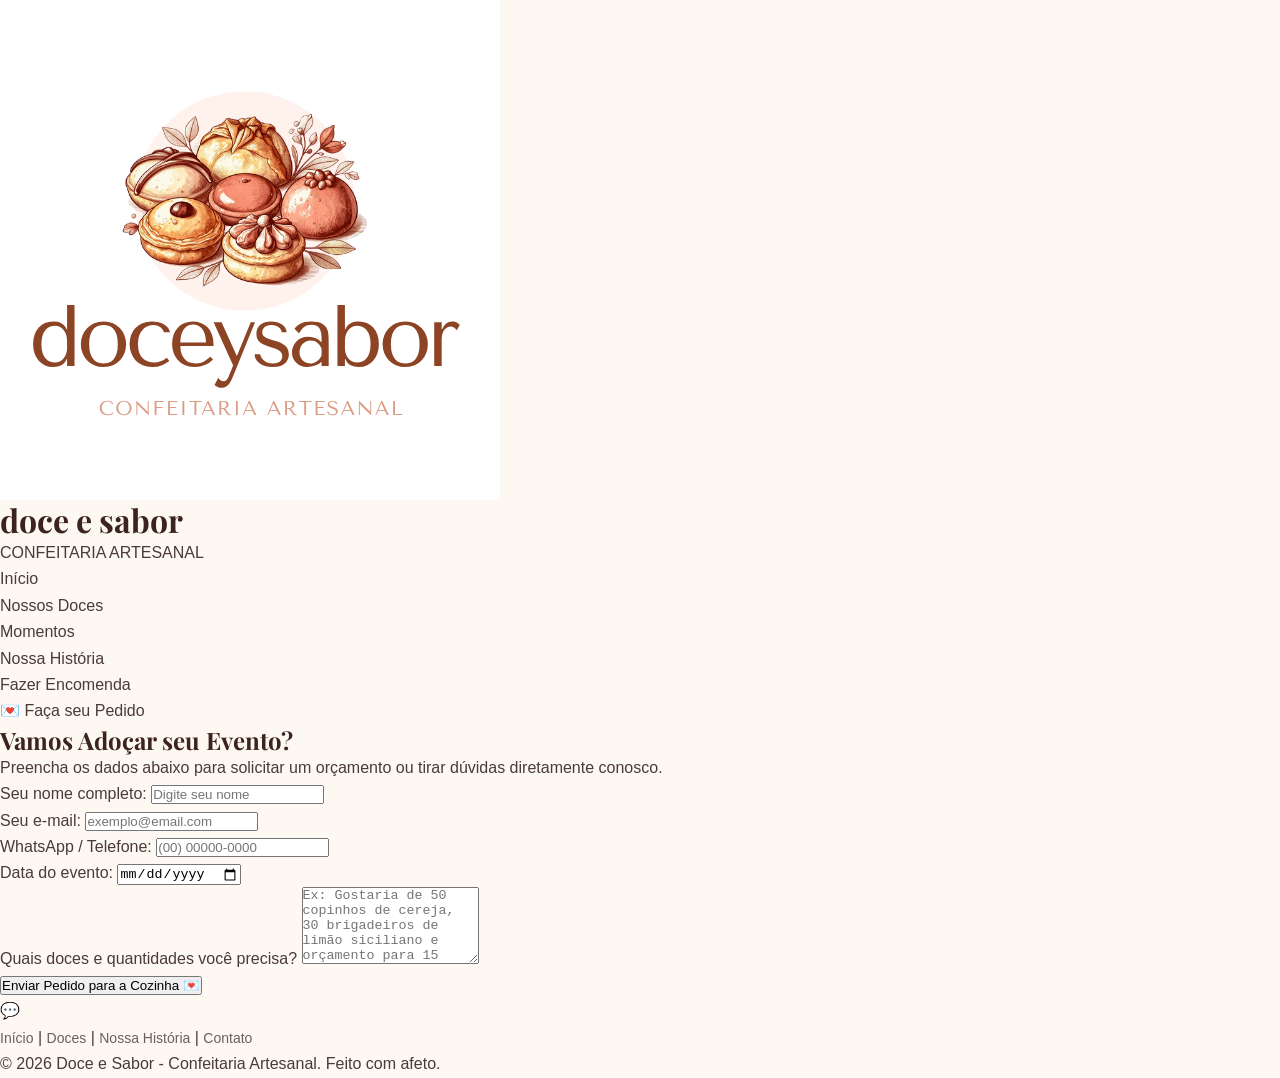
<file: contato.html>
<!DOCTYPE html>
<html lang="pt-BR">
<head>
    <meta charset="UTF-8">
    <meta name="viewport" content="width=device-width, initial-scale=1.0">
    <title>Encomendas | Doce e Sabor</title>
    <link rel="icon" type="image/png" href="logo.png">
    
    <link rel="preconnect" href="https://fonts.googleapis.com">
    <link rel="preconnect" href="https://fonts.gstatic.com" crossorigin>
    <link href="https://fonts.googleapis.com/css2?family=Caveat:wght@600&family=Playfair+Display:ital,wght@0,500;0,700;1,400&family=Plus+Jakarta+Sans:wght@400;500;600;700&display=swap" rel="stylesheet">
    
    <link rel="stylesheet" href="style.css">
</head>
<body>

    <header>
        <div class="logo-container">
            <a href="index.html" style="text-decoration: none; color: inherit;">
                <img src="logo.png" alt="Doce e Sabor Logo" class="logo-img">
                <h1 class="logo-titulo">doce e sabor</h1>
                <p class="subtitulo">CONFEITARIA ARTESANAL</p>
            </a>
        </div>
        <nav>
            <ul>
                <li><a href="index.html">Início</a></li>
                <li><a href="cardapio.html">Nossos Doces</a></li>
                <li><a href="galeria.html">Momentos</a></li>
                <li><a href="nossa-historia.html">Nossa História</a></li>
                <li><a href="contato.html" class="ativo">Fazer Encomenda</a></li>
            </ul>
        </nav>
    </header>

    <section class="hero-historia">
        <span class="tag-boas-vindas">💌 Faça seu Pedido</span>
        <h2>Vamos Adoçar seu Evento?</h2>
        <p>Preencha os dados abaixo para solicitar um orçamento ou tirar dúvidas diretamente conosco.</p>
    </section>

    <section class="secao">
        <form class="form-agendamento" action="#" method="POST">
            <div class="form-group">
                <label for="nome">Seu nome completo:</label>
                <input type="text" id="nome" name="nome" placeholder="Digite seu nome" required>
            </div>

            <div class="form-group">
                <label for="email">Seu e-mail:</label>
                <input type="email" id="email" name="email" placeholder="exemplo@email.com" required>
            </div>

            <div class="form-group">
                <label for="telefone">WhatsApp / Telefone:</label>
                <input type="tel" id="telefone" name="telefone" placeholder="(00) 00000-0000" required>
            </div>

            <div class="form-group">
                <label for="data-entrega">Data do evento:</label>
                <input type="date" id="data-entrega" name="data-entrega" required>
            </div>

            <div class="form-group">
                <label for="mensagem">Quais doces e quantidades você precisa?</label>
                <textarea id="mensagem" name="mensagem" rows="5" placeholder="Ex: Gostaria de 50 copinhos de cereja, 30 brigadeiros de limão siciliano e orçamento para 15 pães de mel temáticos..."></textarea>
            </div>

            <button type="submit" class="btn-submit">Enviar Pedido para a Cozinha 💌</button>
        </form>
    </section>

    <a href="https://wa.me/5500000000000" class="whatsapp-fixo" target="_blank" rel="noopener noreferrer" title="Conversar no WhatsApp">💬</a>

    <footer>
        <div class="footer-links">
            <a href="index.html">Início</a> | 
            <a href="cardapio.html">Doces</a> | 
            <a href="nossa-historia.html">Nossa História</a> | 
            <a href="contato.html">Contato</a>
        </div>
        <p>&copy; 2026 Doce e Sabor - Confeitaria Artesanal. Feito com afeto.</p>
    </footer>

</body>
</html>
</file>
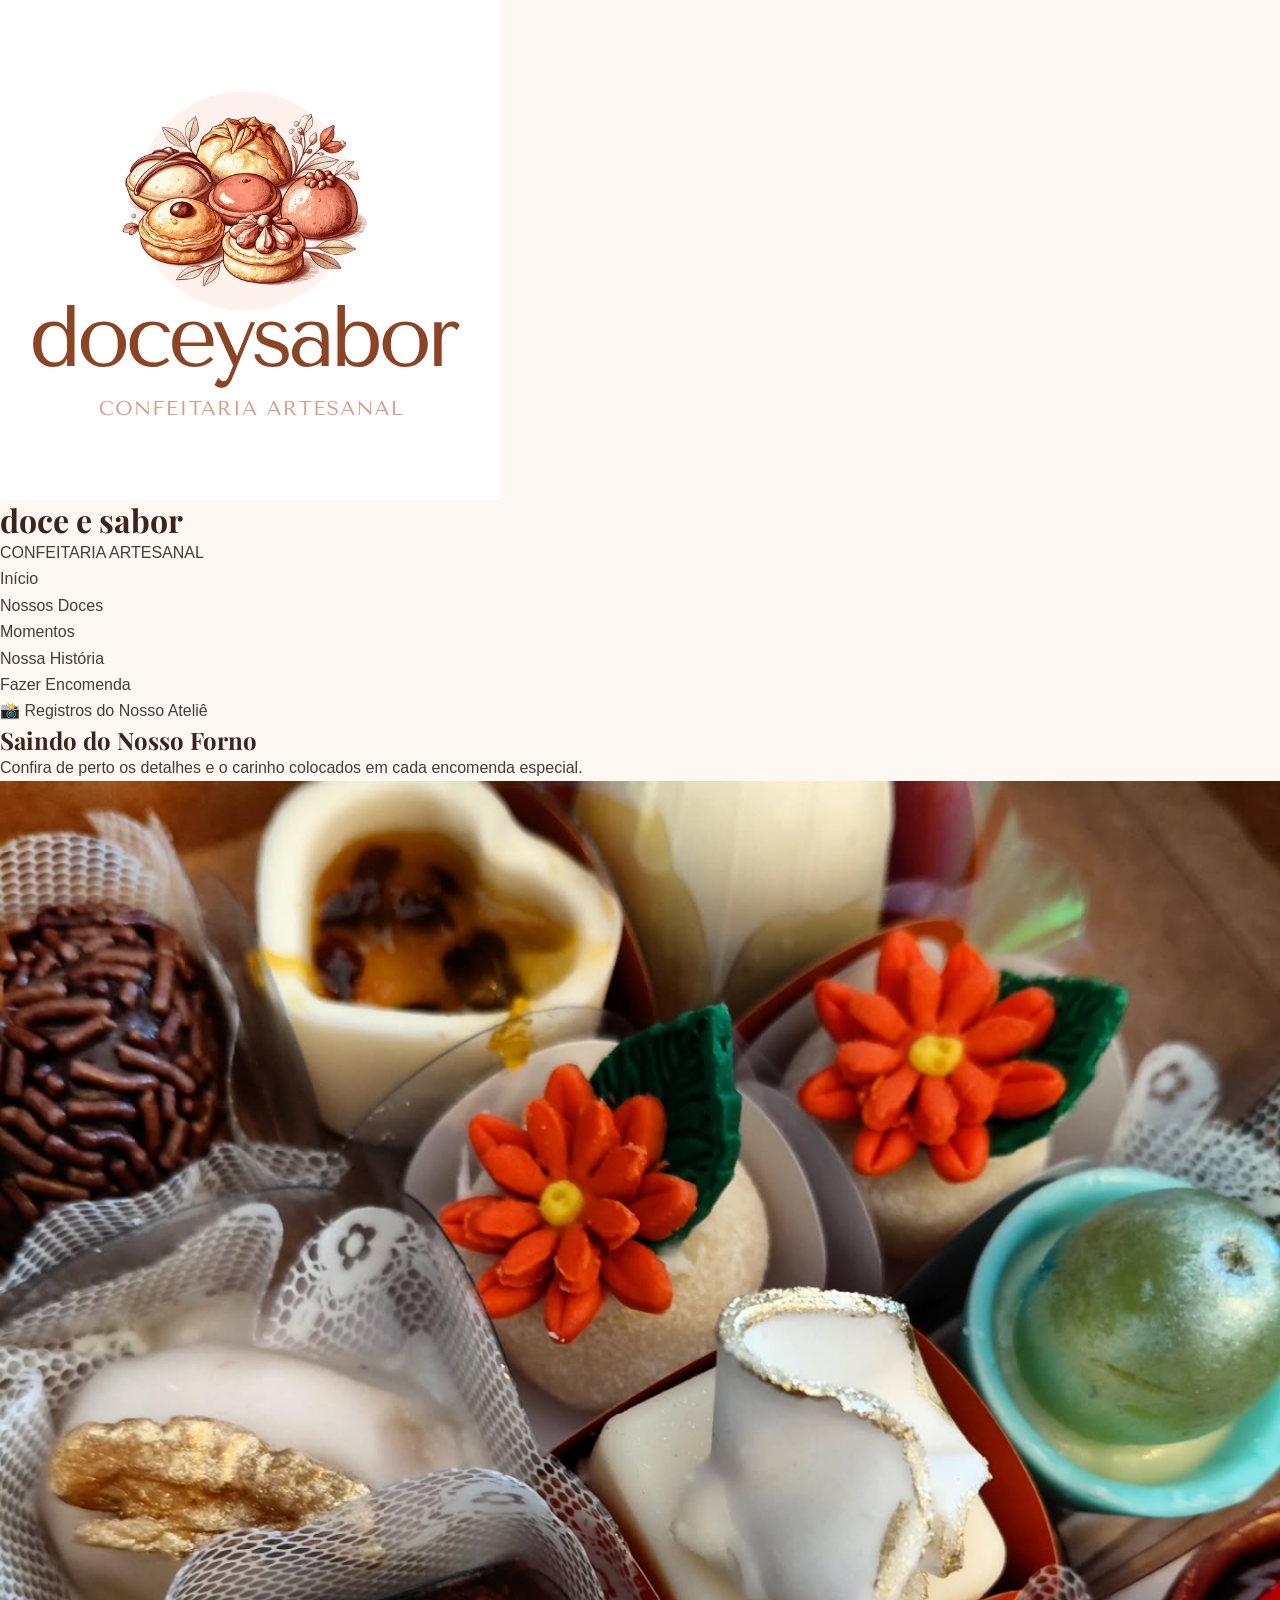
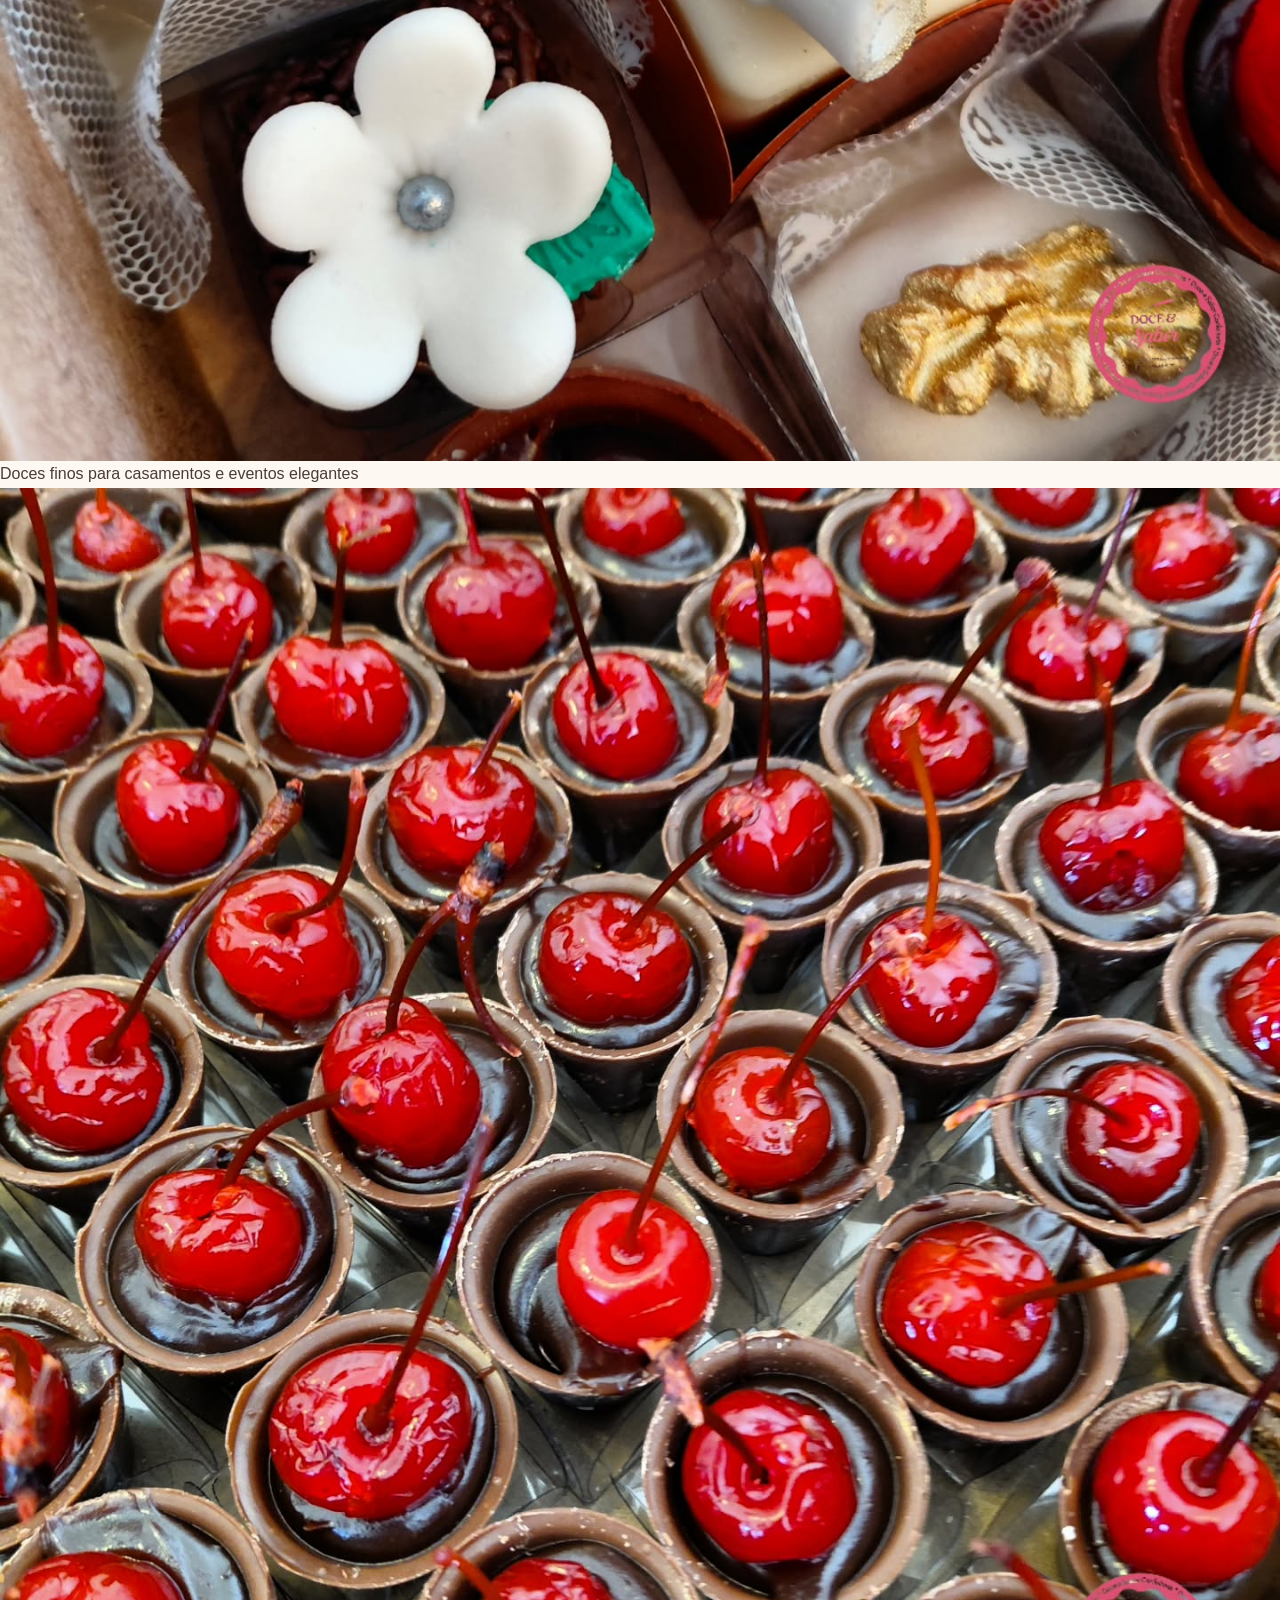
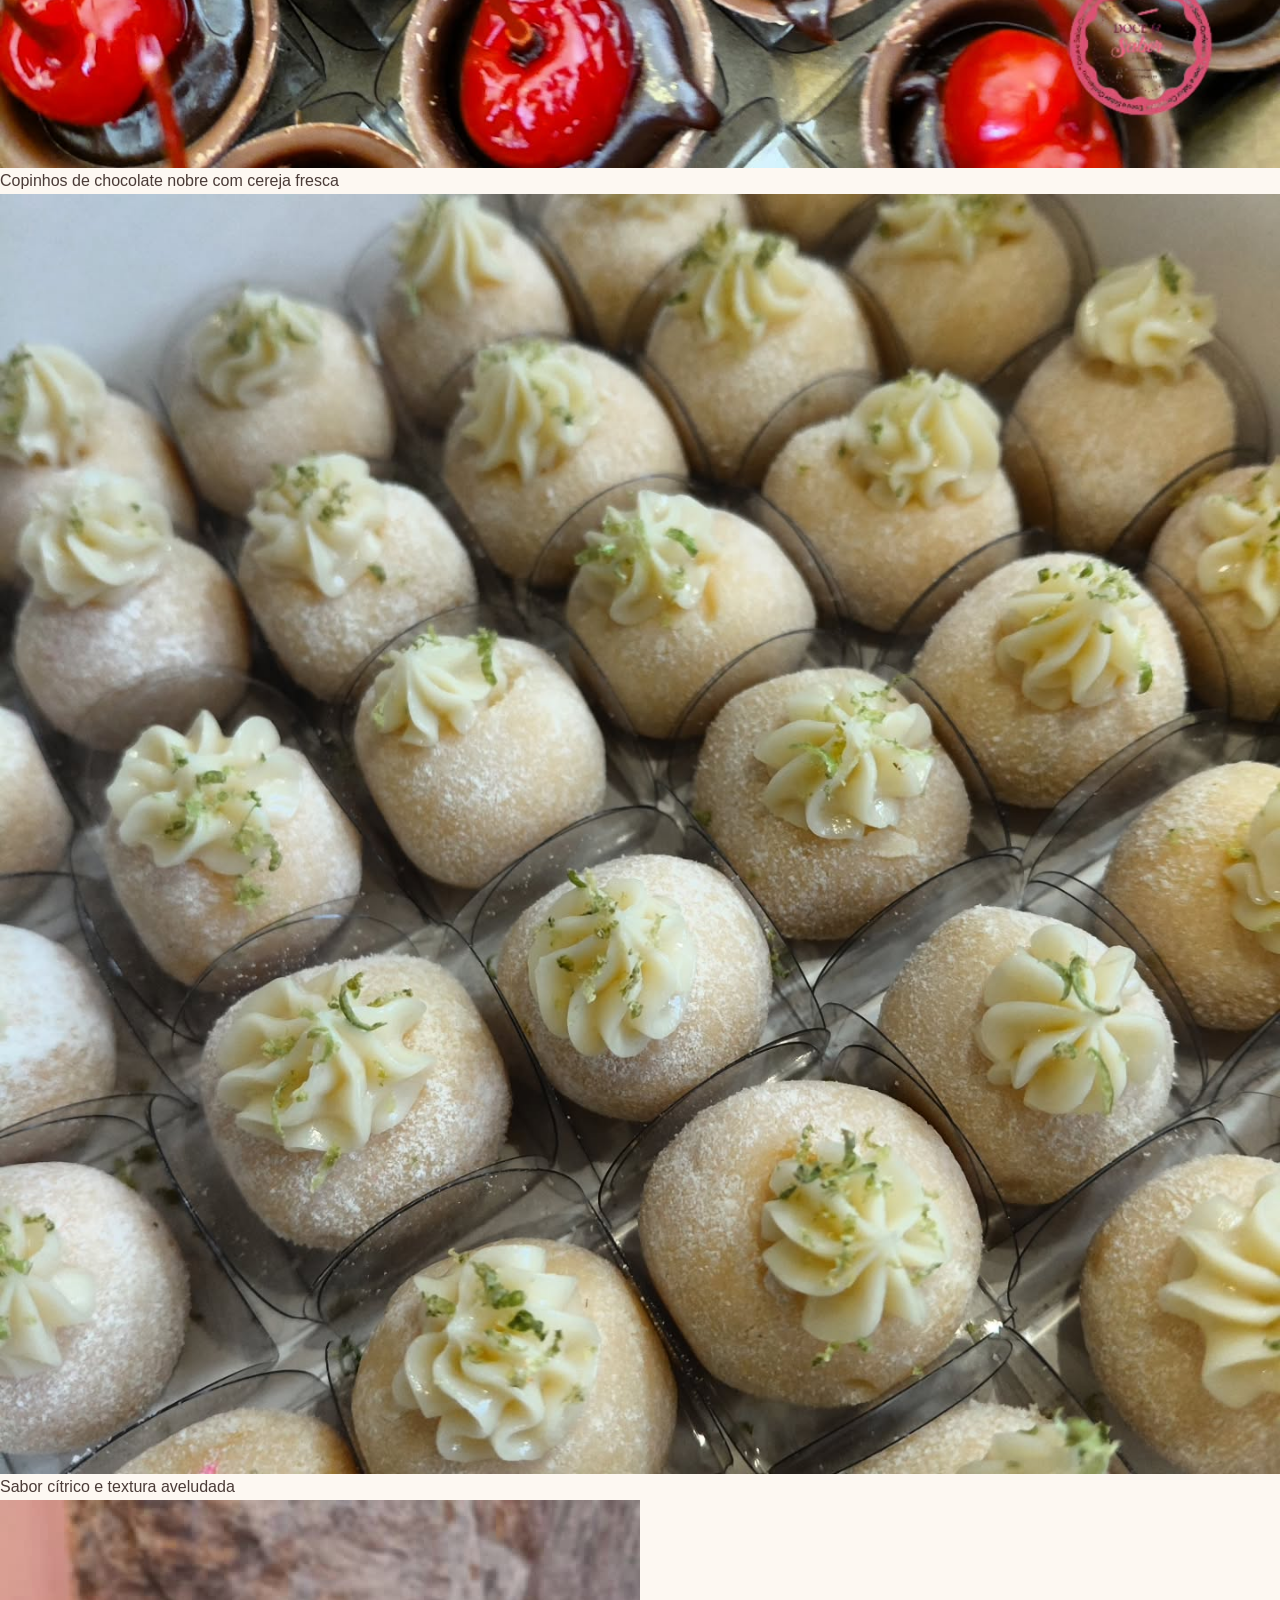
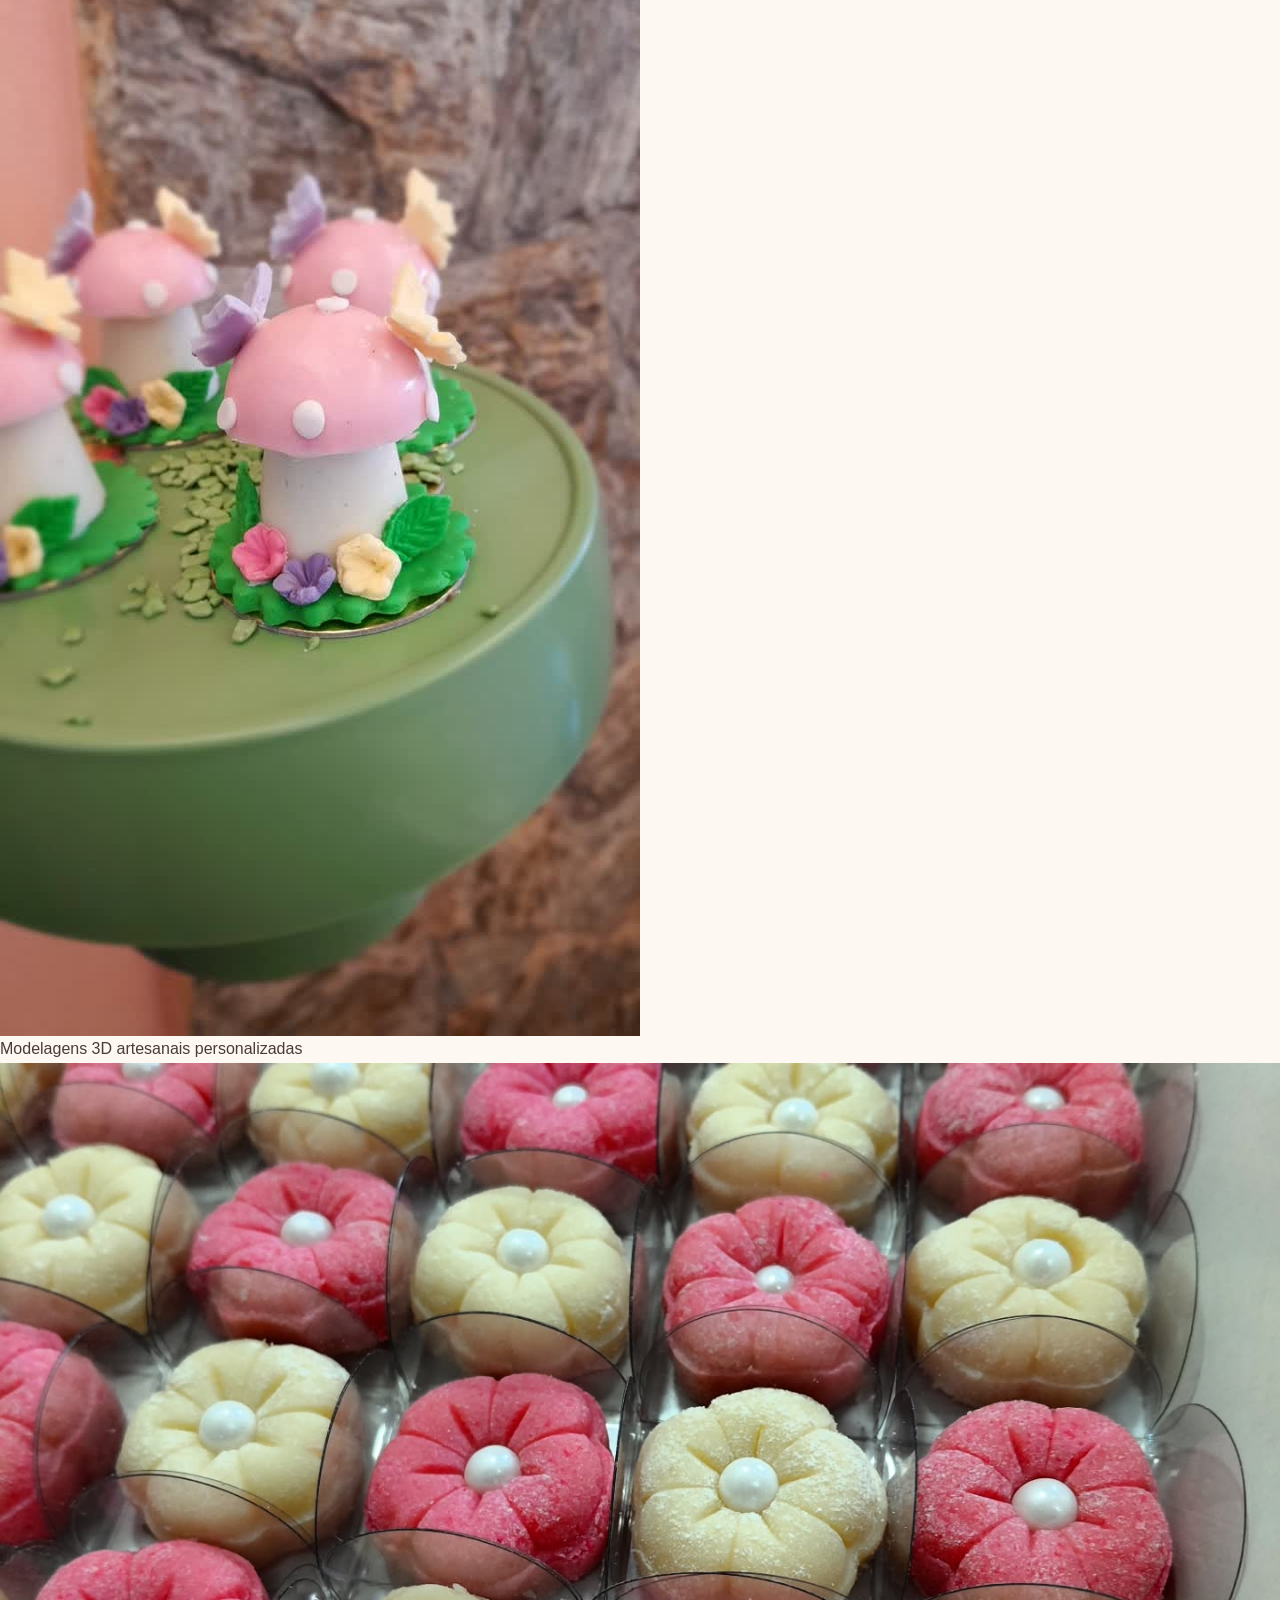
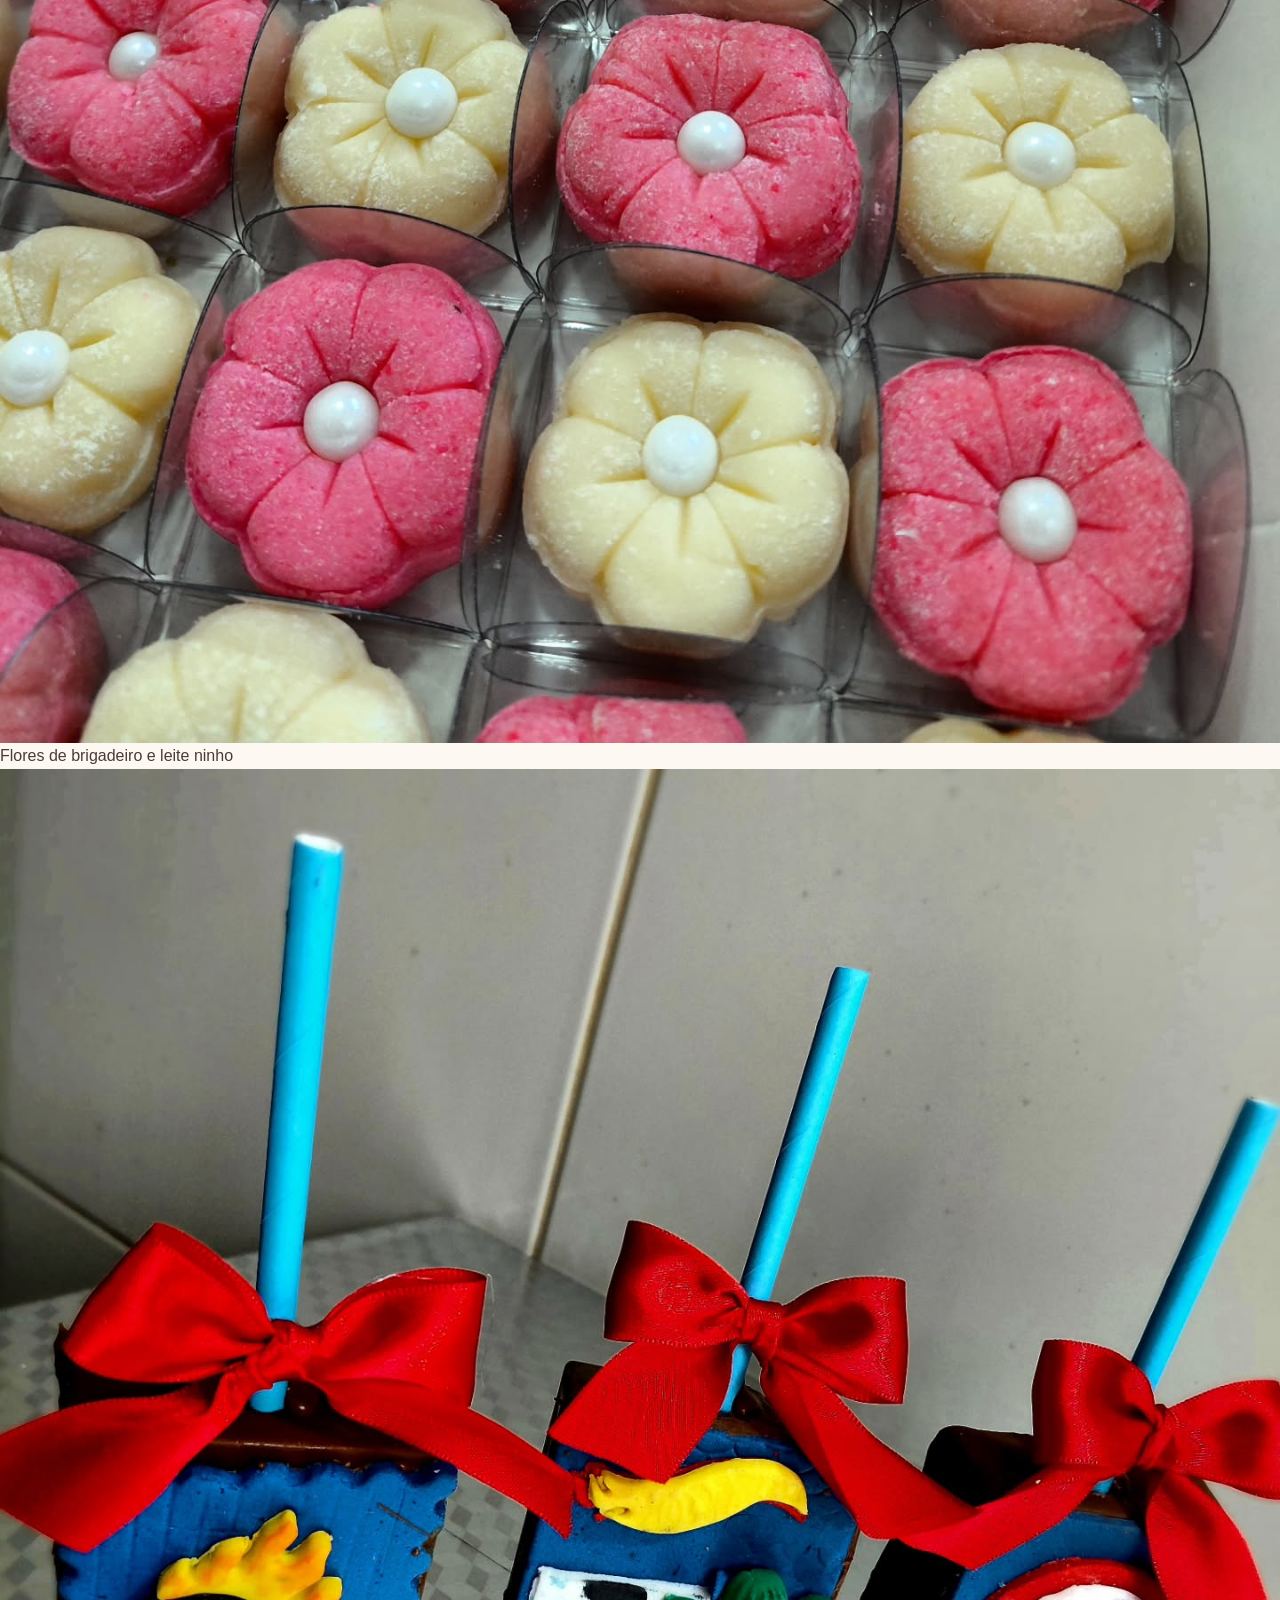
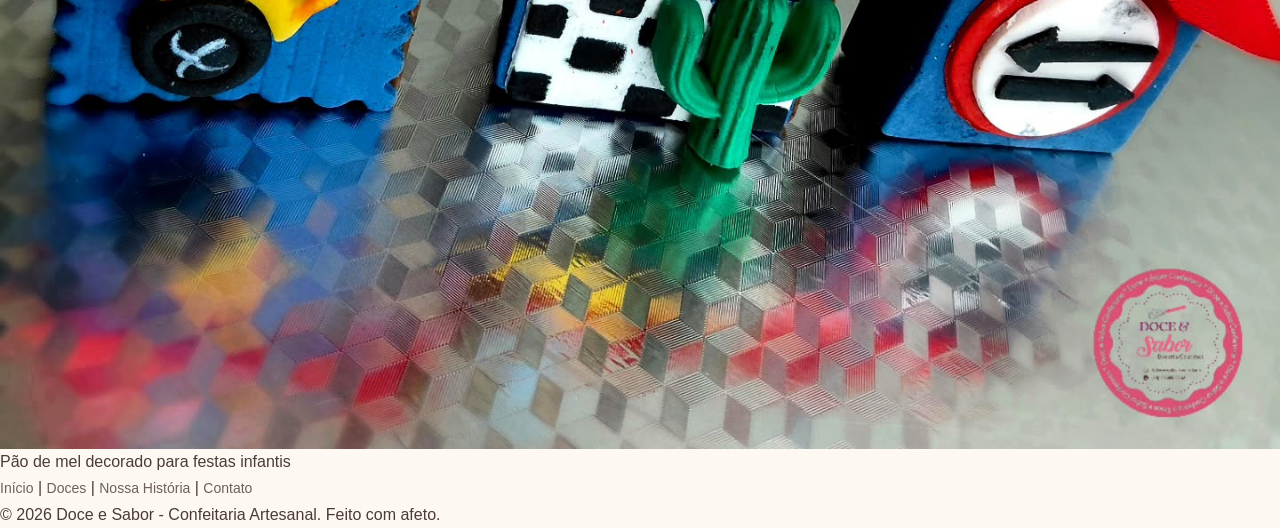
<file: galeria.html>
<!DOCTYPE html>
<html lang="pt-BR">
<head>
    <meta charset="UTF-8">
    <meta name="viewport" content="width=device-width, initial-scale=1.0">
    <title>Galeria de Momentos | Doce e Sabor</title>
    <link rel="icon" type="image/png" href="logo.png">
    
    <link rel="preconnect" href="https://fonts.googleapis.com">
    <link rel="preconnect" href="https://fonts.gstatic.com" crossorigin>
    <link href="https://fonts.googleapis.com/css2?family=Caveat:wght@600&family=Playfair+Display:ital,wght@0,500;0,700;1,400&family=Plus+Jakarta+Sans:wght@400;500;600;700&display=swap" rel="stylesheet">
    
    <link rel="stylesheet" href="style.css">
</head>
<body>

    <header>
        <div class="logo-container">
            <a href="index.html" style="text-decoration: none; color: inherit;">
                <img src="logo.png" alt="Doce e Sabor Logo" class="logo-img">
                <h1 class="logo-titulo">doce e sabor</h1>
                <p class="subtitulo">CONFEITARIA ARTESANAL</p>
            </a>
        </div>
        <nav>
            <ul>
                <li><a href="index.html">Início</a></li>
                <li><a href="cardapio.html">Nossos Doces</a></li>
                <li><a href="galeria.html" class="ativo">Momentos</a></li>
                <li><a href="nossa-historia.html">Nossa História</a></li>
                <li><a href="contato.html">Fazer Encomenda</a></li>
            </ul>
        </nav>
    </header>

    <section class="hero-historia">
        <span class="tag-boas-vindas">📸 Registros do Nosso Ateliê</span>
        <h2>Saindo do Nosso Forno</h2>
        <p>Confira de perto os detalhes e o carinho colocados em cada encomenda especial.</p>
    </section>

    <section class="secao">
        <div class="galeria-grid">
            <figure class="galeria-item">
                <img src="71906.jpg" alt="Caixa Mista de Doces">
                <figcaption>Doces finos para casamentos e eventos elegantes</figcaption>
            </figure>
            <figure class="galeria-item">
                <img src="71905.jpg" alt="Copinhos de Chocolate">
                <figcaption>Copinhos de chocolate nobre com cereja fresca</figcaption>
            </figure>
            <figure class="galeria-item">
                <img src="71908.jpg" alt="Brigadeiro de Limão">
                <figcaption>Sabor cítrico e textura aveludada</figcaption>
            </figure>
            <figure class="galeria-item">
                <img src="71909.jpg" alt="Doces Jardim Encantado">
                <figcaption>Modelagens 3D artesanais personalizadas</figcaption>
            </figure>
            <figure class="galeria-item">
                <img src="71912.jpg" alt="Doces de Florzinha">
                <figcaption>Flores de brigadeiro e leite ninho</figcaption>
            </figure>
            <figure class="galeria-item">
                <img src="71907.jpg" alt="Pão de Mel Temático">
                <figcaption>Pão de mel decorado para festas infantis</figcaption>
            </figure>
        </div>
    </section>

    <footer>
        <div class="footer-links">
            <a href="index.html">Início</a> | 
            <a href="cardapio.html">Doces</a> | 
            <a href="nossa-historia.html">Nossa História</a> | 
            <a href="contato.html">Contato</a>
        </div>
        <p>&copy; 2026 Doce e Sabor - Confeitaria Artesanal. Feito com afeto.</p>
    </footer>

</body>
</html>
</file>
<file: style.css>
/* ==========================================================
   DOCE & SABOR - IDENTIDADE VISUAL INSTITUCIONAL & PREMIUM
   - Fundo Principal: #FDF8F2 (Creme Baunilha)
   - Superfície/Cards: #FFFFFF (Branco Puro)
   - Cor Primária/Marca: #3D231D (Chocolate Cacau)
   - Cor CTA/Destaque: #C87D70 (Terracota / Rosa Queimado)
   - Cor Acento/Detalhes: #D4AF37 (Dourado Suave)
   ========================================================== */

/* 1. RESET & VARIÁVEIS GLOBAIS */
*, *::before, *::after {
    box-sizing: border-box;
    margin: 0;
    padding: 0;
}

:root {
    --bg-primary: #FDF8F2;
    --bg-surface: #FFFFFF;
    --color-brand: #3D231D;
    --color-cta: #C87D70;
    --color-cta-hover: #b3685c;
    --color-gold: #D4AF37;
    --color-text-body: #4A3B37;
    --color-text-muted: #7A6964;
    --color-border: #EFE4D8;
    
    --font-heading: 'Playfair Display', serif;
    --font-body: 'Montserrat', sans-serif;
    
    --radius-sm: 8px;
    --radius-md: 12px;
    --radius-lg: 20px;
    --radius-pill: 50px;
    
    --shadow-soft: 0 10px 30px rgba(61, 35, 29, 0.05);
    --shadow-hover: 0 18px 40px rgba(61, 35, 29, 0.12);
    --transition: all 0.3s cubic-bezier(0.16, 1, 0.3, 1);
}

html {
    scroll-behavior: smooth;
    font-size: 16px;
}

body {
    background-color: var(--bg-primary);
    color: var(--color-text-body);
    font-family: var(--font-body);
    line-height: 1.65;
    -webkit-font-smoothing: antialiased;
}

h1, h2, h3, h4 {
    font-family: var(--font-heading);
    color: var(--color-brand);
    line-height: 1.25;
}

a {
    text-decoration: none;
    color: inherit;
    transition: var(--transition);
}

ul {
    list-style: none;
}

img {
    max-width: 100%;
    height: auto;
    display: block;
}

/* 2. COMPONENTES E ESTRUTURA BASE */
.container-center {
    max-width: 1200px;
    margin: 0 auto;
    padding: 0 24px;
}

.section-tag {
    display: inline-block;
    font-size: 0.825rem;
    font-weight: 700;
    text-transform: uppercase;
    letter-spacing: 2px;
    color: var(--color-cta);
    margin-bottom: 12px;
}

.section-title {
    font-size: 2.25rem;
    font-weight: 700;
    color: var(--color-brand);
    margin-bottom: 16px;
}

.section-subtitle {
    font-size: 1.05rem;
    color: var(--color-text-muted);
    max-width: 600px;
    margin: 0 auto;
}

.section-header {
    text-align: center;
    margin-bottom: 56px;
}

.btn-cta-primary {
    background-color: var(--color-cta);
    color: var(--bg-surface);
    font-weight: 600;
    font-size: 0.95rem;
    padding: 14px 28px;
    border-radius: var(--radius-pill);
    box-shadow: 0 6px 20px rgba(200, 125, 112, 0.3);
    display: inline-flex;
    align-items: center;
    gap: 8px;
}

.btn-cta-primary:hover {
    background-color: var(--color-cta-hover);
    transform: translateY(-2px);
    box-shadow: 0 10px 25px rgba(200, 125, 112, 0.4);
}

.btn-cta-secondary {
    background-color: transparent;
    color: var(--color-brand);
    border: 2px solid var(--color-brand);
    font-weight: 600;
    font-size: 0.95rem;
    padding: 12px 26px;
    border-radius: var(--radius-pill);
    display: inline-flex;
    align-items: center;
}

.btn-cta-secondary:hover {
    background-color: var(--color-brand);
    color: var(--bg-surface);
}

/* 3. NAVBAR STICKY */
.navbar {
    position: sticky;
    top: 0;
    background-color: rgba(253, 248, 242, 0.92);
    backdrop-filter: blur(12px);
    -webkit-backdrop-filter: blur(12px);
    z-index: 1000;
    border-bottom: 1px solid var(--color-border);
    padding: 16px 0;
}

.nav-container {
    max-width: 1240px;
    margin: 0 auto;
    padding: 0 24px;
    display: flex;
    justify-content: space-between;
    align-items: center;
}

.brand-logo {
    display: flex;
    flex-direction: column;
}

.logo-text {
    font-family: var(--font-heading);
    font-size: 1.65rem;
    font-weight: 700;
    color: var(--color-brand);
}

.logo-ampersand {
    color: var(--color-cta);
    font-style: italic;
}

.logo-tagline {
    font-size: 0.625rem;
    font-weight: 700;
    letter-spacing: 2.5px;
    color: var(--color-gold);
}

.nav-menu ul {
    display: flex;
    gap: 32px;
}

.nav-menu a {
    font-size: 0.9rem;
    font-weight: 500;
    color: var(--color-text-body);
    position: relative;
}

.nav-menu a::after {
    content: '';
    position: absolute;
    bottom: -4px;
    left: 0;
    width: 0;
    height: 2px;
    background-color: var(--color-cta);
    transition: var(--transition);
}

.nav-menu a:hover {
    color: var(--color-cta);
}

.nav-menu a:hover::after {
    width: 100%;
}

.btn-whatsapp-header {
    background-color: var(--color-brand);
    color: var(--bg-surface);
    font-size: 0.85rem;
    font-weight: 600;
    padding: 10px 20px;
    border-radius: var(--radius-pill);
    display: inline-flex;
    align-items: center;
    gap: 8px;
}

.btn-whatsapp-header:hover {
    background-color: var(--color-cta);
}

/* 4. HERO SECTION COM CARROSSEL */
.hero-section {
    padding: 80px 0 100px;
    background: radial-gradient(circle at 80% 20%, rgba(212, 175, 55, 0.08) 0%, rgba(253, 248, 242, 0) 60%);
}

.hero-container {
    max-width: 1200px;
    margin: 0 auto;
    padding: 0 24px;
    display: grid;
    grid-template-columns: 1.1fr 0.9fr;
    gap: 60px;
    align-items: center;
}

.hero-badge {
    display: inline-block;
    background-color: #F4E8DC;
    color: var(--color-brand);
    font-size: 0.85rem;
    font-weight: 600;
    padding: 6px 16px;
    border-radius: var(--radius-pill);
    margin-bottom: 20px;
    border: 1px solid rgba(212, 175, 55, 0.3);
}

.hero-headline {
    font-size: 2.8rem;
    font-weight: 700;
    color: var(--color-brand);
    margin-bottom: 20px;
}

.hero-subheadline {
    font-size: 1.1rem;
    color: var(--color-text-muted);
    margin-bottom: 36px;
}

.hero-cta-group {
    display: flex;
    gap: 16px;
    align-items: center;
}

/* Carrossel da Hero */
.slider-wrapper {
    position: relative;
    width: 100%;
    height: 450px;
    overflow: hidden;
    border-radius: var(--radius-lg);
    box-shadow: var(--shadow-hover);
    border: 1px solid var(--color-border);
}

.slider-track {
    display: flex;
    width: 400%;
    height: 100%;
    animation: autoSlide 12s cubic-bezier(0.77, 0, 0.175, 1) infinite;
}

.slider-wrapper:hover .slider-track {
    animation-play-state: paused;
}

.slide-img {
    width: 25%;
    height: 100%;
    object-fit: cover;
    object-position: center;
    display: block;
}

@keyframes autoSlide {
    0%, 20% { transform: translateX(0%); }
    25%, 45% { transform: translateX(-25%); }
    50%, 70% { transform: translateX(-50%); }
    75%, 95% { transform: translateX(-75%); }
    100% { transform: translateX(0%); }
}

.hero-image-card {
    position: absolute;
    bottom: 20px;
    left: 20px;
    right: 20px;
    background: rgba(255, 255, 255, 0.92);
    backdrop-filter: blur(10px);
    padding: 14px 18px;
    border-radius: var(--radius-md);
    border: 1px solid rgba(212, 175, 55, 0.3);
    box-shadow: var(--shadow-soft);
    z-index: 10;
}

.card-stars {
    color: var(--color-gold);
    font-size: 0.9rem;
    margin-bottom: 2px;
}

.card-text {
    font-size: 0.85rem;
    color: var(--color-brand);
    font-weight: 600;
}

/* 5. SEÇÃO QUEM SOMOS */
.sobre-section {
    padding: 100px 0;
    background-color: var(--bg-surface);
    border-top: 1px solid var(--color-border);
    border-bottom: 1px solid var(--color-border);
}

.sobre-container {
    max-width: 1200px;
    margin: 0 auto;
    padding: 0 24px;
    display: grid;
    grid-template-columns: 0.9fr 1.1fr;
    gap: 64px;
    align-items: center;
}

.about-image-wrapper {
    position: relative;
}

.fundadora-img {
    width: 100%;
    height: 500px;
    object-fit: cover;
    border-radius: var(--radius-lg);
    box-shadow: var(--shadow-soft);
}

.about-experience-badge {
    position: absolute;
    bottom: -20px;
    right: -20px;
    background-color: var(--color-brand);
    color: var(--bg-surface);
    padding: 20px 24px;
    border-radius: var(--radius-md);
    border: 2px solid var(--color-gold);
    box-shadow: var(--shadow-hover);
}

.badge-title {
    display: block;
    font-family: var(--font-heading);
    font-size: 1.2rem;
    color: var(--color-gold);
    font-weight: 700;
}

.badge-sub {
    font-size: 0.8rem;
    opacity: 0.9;
}

.paragraph-lead {
    font-size: 1.1rem;
    color: var(--color-brand);
    font-weight: 500;
    margin-bottom: 16px;
}

.paragraph-body {
    color: var(--color-text-muted);
    margin-bottom: 32px;
}

.badges-grid {
    display: grid;
    grid-template-columns: repeat(3, 1fr);
    gap: 16px;
}

.badge-item {
    background-color: var(--bg-primary);
    padding: 16px;
    border-radius: var(--radius-md);
    border: 1px solid var(--color-border);
    display: flex;
    flex-direction: column;
    gap: 8px;
}

.badge-icon {
    font-size: 1.5rem;
}

.badge-info strong {
    display: block;
    font-size: 0.85rem;
    color: var(--color-brand);
}

.badge-info span {
    font-size: 0.75rem;
    color: var(--color-text-muted);
}

/* 6. PASSO A PASSO */
.passos-section {
    padding: 80px 0;
    background-color: var(--bg-primary);
}

.passos-grid {
    display: grid;
    grid-template-columns: repeat(auto-fit, minmax(220px, 1fr));
    gap: 24px;
}

.passo-card {
    background: var(--bg-surface);
    padding: 30px 24px;
    border-radius: var(--radius-md);
    border: 1px solid var(--color-border);
    position: relative;
    box-shadow: var(--shadow-soft);
}

.passo-numero {
    font-family: var(--font-heading);
    font-size: 2rem;
    font-weight: 700;
    color: var(--color-cta);
    display: block;
    margin-bottom: 10px;
}

.passo-card h4 {
    font-size: 1.1rem;
    margin-bottom: 8px;
}

.passo-card p {
    font-size: 0.875rem;
    color: var(--color-text-muted);
}

/* 7. FLIP CARDS 3D - NOSSAS ESPECIALIDADES */
.servicos-section {
    padding: 100px 0;
}

.servicos-grid {
    display: grid;
    grid-template-columns: repeat(auto-fit, minmax(300px, 1fr));
    gap: 32px;
}

.card-container {
    width: 100%;
    height: 420px;
    perspective: 1000px;
}

.card-inner {
    position: relative;
    width: 100%;
    height: 100%;
    text-align: center;
    transition: transform 0.8s cubic-bezier(0.175, 0.885, 0.32, 1.275);
    transform-style: preserve-3d;
    border-radius: var(--radius-md);
    box-shadow: var(--shadow-soft);
    cursor: pointer;
}

.card-container:hover .card-inner {
    transform: rotateY(180deg);
}

.card-front, .card-back {
    position: absolute;
    width: 100%;
    height: 100%;
    border-radius: var(--radius-md);
    overflow: hidden;
    -webkit-backface-visibility: hidden;
    backface-visibility: hidden;
}

/* Frente do Card */
.card-front {
    background-color: var(--bg-surface);
}

.card-front img {
    width: 100%;
    height: 100%;
    object-fit: cover;
}

.card-front-title {
    position: absolute;
    bottom: 0;
    left: 0;
    right: 0;
    padding: 24px 20px;
    background: linear-gradient(to top, rgba(61, 35, 29, 0.95) 0%, rgba(61, 35, 29, 0) 100%);
    color: var(--bg-surface);
    display: flex;
    align-items: center;
    gap: 12px;
}

.card-front-title .card-icon {
    font-size: 1.8rem;
}

.card-front-title h3 {
    font-size: 1.25rem;
    color: var(--bg-surface);
    font-family: var(--font-heading);
}

/* Verso do Card */
.card-back {
    background-color: var(--color-brand);
    color: var(--bg-primary);
    border: 2px solid var(--color-border);
    display: flex;
    flex-direction: column;
    justify-content: center;
    align-items: center;
    padding: 32px 24px;
    transform: rotateY(180deg);
}

.highlight-card-back {
    border-color: var(--color-gold);
}

.card-back h3 {
    font-size: 1.4rem;
    color: var(--color-gold);
    margin-bottom: 16px;
    font-family: var(--font-heading);
}

.card-back p {
    font-size: 0.925rem;
    line-height: 1.6;
    color: rgba(253, 248, 242, 0.9);
    margin-bottom: 28px;
}

.btn-card-back {
    display: inline-block;
    padding: 12px 24px;
    background-color: var(--color-cta);
    color: var(--bg-surface);
    text-decoration: none;
    font-weight: 700;
    font-size: 0.9rem;
    border-radius: var(--radius-pill);
    transition: var(--transition);
    box-shadow: 0 4px 15px rgba(200, 125, 112, 0.3);
}

.btn-card-back:hover {
    background-color: var(--color-cta-hover);
    transform: translateY(-2px);
}

/* 8. GALERIA SHOWCASE */
.galeria-section {
    padding: 100px 0;
    background-color: var(--bg-surface);
    border-top: 1px solid var(--color-border);
}

.gallery-grid {
    display: grid;
    grid-template-columns: repeat(auto-fit, minmax(260px, 1fr));
    gap: 24px;
}

.gallery-item {
    position: relative;
    border-radius: var(--radius-md);
    overflow: hidden;
    box-shadow: var(--shadow-soft);
    height: 320px;
}

.gallery-item img {
    width: 100%;
    height: 100%;
    object-fit: cover;
    transition: var(--transition);
}

.gallery-caption {
    position: absolute;
    bottom: 0;
    left: 0;
    right: 0;
    padding: 24px;
    background: linear-gradient(to top, rgba(61, 35, 29, 0.9) 0%, rgba(61, 35, 29, 0) 100%);
    color: var(--bg-surface);
}

.gallery-item:hover img {
    transform: scale(1.05);
}

.caption-tag {
    font-size: 0.7rem;
    font-weight: 700;
    text-transform: uppercase;
    color: var(--color-gold);
    letter-spacing: 1px;
}

.caption-title {
    font-size: 1rem;
    color: var(--bg-surface);
    margin-top: 4px;
}

/* 9. DEPOIMENTOS */
.depoimentos-section {
    padding: 100px 0;
    background-color: var(--bg-primary);
}

.depoimentos-grid {
    display: grid;
    grid-template-columns: repeat(auto-fit, minmax(300px, 1fr));
    gap: 32px;
}

.depoimento-card {
    background: var(--bg-surface);
    padding: 32px;
    border-radius: var(--radius-md);
    border: 1px solid var(--color-border);
    box-shadow: var(--shadow-soft);
}

.depoimento-stars {
    color: var(--color-gold);
    margin-bottom: 12px;
}

.depoimento-card p {
    font-style: italic;
    font-size: 0.925rem;
    color: var(--color-text-body);
    margin-bottom: 16px;
}

.depoimento-card strong {
    font-size: 0.85rem;
    color: var(--color-brand);
}

/* 10. CONTATO */
.contato-section {
    padding: 100px 0;
}

.contato-container {
    max-width: 1200px;
    margin: 0 auto;
    padding: 0 24px;
    display: grid;
    grid-template-columns: 0.9fr 1.1fr;
    gap: 64px;
}

.contato-intro {
    color: var(--color-text-muted);
    margin-bottom: 32px;
}

.info-list {
    display: flex;
    flex-direction: column;
    gap: 20px;
    margin-bottom: 36px;
}

.info-card {
    display: flex;
    align-items: flex-start;
    gap: 16px;
}

.info-icon {
    font-size: 1.5rem;
    background-color: var(--bg-surface);
    padding: 10px;
    border-radius: var(--radius-sm);
    box-shadow: var(--shadow-soft);
}

.mapa-simulado {
    background-color: var(--bg-surface);
    border: 1px dashed var(--color-cta);
    border-radius: var(--radius-md);
    padding: 20px;
    font-size: 0.85rem;
}

.mapa-header {
    font-weight: 700;
    color: var(--color-brand);
    margin-bottom: 6px;
}

.contact-form {
    background-color: var(--bg-surface);
    padding: 40px;
    border-radius: var(--radius-lg);
    box-shadow: var(--shadow-soft);
    border: 1px solid var(--color-border);
}

.form-title {
    font-size: 1.5rem;
    margin-bottom: 24px;
}

.form-field {
    margin-bottom: 20px;
}

.form-row {
    display: grid;
    grid-template-columns: 1fr 1fr;
    gap: 16px;
}

.contact-form label {
    display: block;
    font-size: 0.85rem;
    font-weight: 600;
    color: var(--color-brand);
    margin-bottom: 6px;
}

.contact-form input,
.contact-form select,
.contact-form textarea {
    width: 100%;
    padding: 12px 16px;
    border: 1px solid var(--color-border);
    border-radius: var(--radius-sm);
    font-family: var(--font-body);
    font-size: 0.9rem;
    color: var(--color-text-body);
    background-color: var(--bg-primary);
}

.contact-form input:focus,
.contact-form select:focus,
.contact-form textarea:focus {
    outline: none;
    border-color: var(--color-cta);
    background-color: var(--bg-surface);
}

.btn-submit-form {
    width: 100%;
    background-color: var(--color-cta);
    color: var(--bg-surface);
    font-weight: 700;
    font-size: 1rem;
    padding: 16px;
    border: none;
    border-radius: var(--radius-pill);
    cursor: pointer;
    box-shadow: 0 6px 20px rgba(200, 125, 112, 0.3);
    transition: var(--transition);
}

.btn-submit-form:hover {
    background-color: var(--color-cta-hover);
}

/* BANNER DE COOKIES */
.cookie-banner {
    position: fixed;
    bottom: 20px;
    left: 20px;
    right: 20px;
    max-width: 600px;
    background-color: var(--color-brand);
    color: var(--bg-primary);
    padding: 20px 24px;
    border-radius: var(--radius-md);
    box-shadow: 0 10px 30px rgba(0, 0, 0, 0.3);
    z-index: 10000;
    border: 1px solid var(--color-gold);
}

.cookie-content {
    display: flex;
    align-items: center;
    justify-content: space-between;
    gap: 20px;
}

.cookie-content p {
    font-size: 0.85rem;
    line-height: 1.4;
}

.btn-cookie-accept {
    background-color: var(--color-gold);
    color: var(--color-brand);
    border: none;
    padding: 10px 20px;
    border-radius: var(--radius-pill);
    font-weight: 700;
    font-size: 0.85rem;
    cursor: pointer;
    white-space: nowrap;
    transition: var(--transition);
}

.btn-cookie-accept:hover {
    background-color: #f1c438;
}

/* 11. FOOTER & BOTÃO FLUTUANTE */
.footer {
    background-color: var(--color-brand);
    color: var(--bg-primary);
    padding: 80px 0 30px;
}

.footer-container {
    max-width: 1200px;
    margin: 0 auto;
    padding: 0 24px;
    display: grid;
    grid-template-columns: 1.5fr 1fr 1fr;
    gap: 48px;
    margin-bottom: 60px;
}

.footer-logo .logo-text {
    color: var(--bg-primary);
}

.footer-desc {
    font-size: 0.875rem;
    opacity: 0.8;
    margin-top: 16px;
}

.footer-heading {
    color: var(--color-gold);
    font-size: 1.1rem;
    margin-bottom: 20px;
}

.footer-links li {
    margin-bottom: 10px;
}

.footer-links a {
    font-size: 0.875rem;
    opacity: 0.8;
}

.footer-links a:hover {
    opacity: 1;
    color: var(--color-gold);
}

.social-links {
    display: flex;
    flex-direction: column;
    gap: 12px;
}

.social-btn {
    font-size: 0.875rem;
    opacity: 0.8;
}

.social-btn:hover {
    opacity: 1;
    color: var(--color-gold);
}

.footer-bottom {
    max-width: 1200px;
    margin: 0 auto;
    padding: 24px 24px 0;
    border-top: 1px solid rgba(255, 255, 255, 0.1);
    text-align: center;
    font-size: 0.8rem;
    opacity: 0.6;
}

.whatsapp-float {
    position: fixed;
    bottom: 28px;
    right: 28px;
    width: 60px;
    height: 60px;
    background-color: #25D366;
    color: #FFF;
    border-radius: 50%;
    display: flex;
    align-items: center;
    justify-content: center;
    font-size: 1.8rem;
    box-shadow: 0 8px 24px rgba(0, 0, 0, 0.2);
    z-index: 999;
}

.whatsapp-float:hover {
    transform: scale(1.1);
}

/* 12. RESPONSIVIDADE */
@media (max-width: 992px) {
    .hero-container,
    .sobre-container,
    .contato-container {
        grid-template-columns: 1fr;
        gap: 40px;
    }

    .hero-headline {
        font-size: 2.2rem;
    }

    .footer-container {
        grid-template-columns: 1fr;
    }

    .cookie-content {
        flex-direction: column;
        text-align: center;
    }
}

@media (max-width: 768px) {
    .nav-menu {
        display: none;
    }

    .form-row, .badges-grid {
        grid-template-columns: 1fr;
    }

    .slider-wrapper {
        height: 300px;
    }
    /* ==========================================================
   ESTILOS DA GALERIA LIGHTBOX 100% CSS
   ========================================================== */

.galeria-section {
    padding: 100px 0;
    background-color: var(--bg-surface);
    border-top: 1px solid var(--color-border);
}

.gallery {
    display: grid;
    grid-template-columns: repeat(auto-fit, minmax(220px, 1fr));
    gap: 20px;
    max-width: 1000px;
    margin: 0 auto;
}

.gallery-item {
    position: relative;
    border-radius: var(--radius-md);
    overflow: hidden;
    cursor: pointer;
    box-shadow: 0 4px 15px rgba(61, 35, 29, 0.08);
    transition: transform 0.3s ease, box-shadow 0.3s ease;
    border: 1px solid var(--color-border);
    background-color: var(--bg-surface);
}

.gallery-item:hover {
    transform: translateY(-5px);
    box-shadow: 0 10px 25px rgba(200, 125, 112, 0.25);
}

.gallery-item img {
    width: 100%;
    height: 200px;
    object-fit: cover;
    display: block;
}

/* Lightbox Modal */
.lightbox {
    position: fixed;
    top: 0;
    left: 0;
    width: 100vw;
    height: 100vh;
    background-color: rgba(61, 35, 29, 0.85);
    backdrop-filter: blur(8px);
    -webkit-backdrop-filter: blur(8px);
    display: flex;
    justify-content: center;
    align-items: center;
    opacity: 0;
    pointer-events: none;
    transition: opacity 0.4s ease;
    z-index: 9999;
}

.lightbox:target {
    opacity: 1;
    pointer-events: auto;
}

.lightbox-content {
    position: relative;
    max-width: 700px;
    width: 90%;
    display: flex;
    flex-direction: column;
    align-items: center;
    transform: scale(0.85);
    transition: transform 0.4s ease;
}

.lightbox:target .lightbox-content {
    transform: scale(1);
}

.lightbox-content img {
    max-width: 100%;
    max-height: 65vh;
    border-radius: var(--radius-md);
    box-shadow: 0 20px 50px rgba(0, 0, 0, 0.6);
    object-fit: contain;
    border: 1px solid rgba(212, 175, 55, 0.3);
}

.close-btn {
    position: absolute;
    top: -40px;
    right: 0;
    color: var(--bg-primary);
    font-size: 2.2rem;
    text-decoration: none;
    font-weight: bold;
    line-height: 1;
    transition: color 0.2s ease;
}

.close-btn:hover {
    color: var(--color-gold);
}

.lightbox-overlay {
    position: absolute;
    width: 100%;
    height: 100%;
    top: 0;
    left: 0;
    z-index: -1;
}
/* ==========================================================
   TELA DE CARREGAMENTO PERSONALIZADA (PRELOADER)
   ========================================================== */
#preloader {
    position: fixed;
    top: 0;
    left: 0;
    width: 100vw;
    height: 100vh;
    background-color: var(--bg-primary, #FDF8F2);
    display: flex;
    justify-content: center;
    align-items: center;
    z-index: 99999; /* Fica acima de tudo */
    transition: opacity 0.6s ease, visibility 0.6s ease;
}

/* Efeito de desvanecer ao carregar */
#preloader.preloader-hidden {
    opacity: 0;
    visibility: hidden;
}

.preloader-content {
    text-align: center;
    animation: pulseLogo 2s ease-in-out infinite;
}

.preloader-logo {
    font-family: var(--font-heading, 'Playfair Display', serif);
    font-size: 2.2rem;
    color: var(--color-brand, #3D231D);
    font-weight: 700;
    margin-bottom: 4px;
}

.preloader-logo span {
    color: var(--color-cta, #C87D70);
    font-style: italic;
}

.preloader-tagline {
    font-family: var(--font-body, 'Montserrat', sans-serif);
    font-size: 0.7rem;
    font-weight: 700;
    letter-spacing: 3px;
    color: var(--color-gold, #D4AF37);
    margin-bottom: 24px;
}

/* Spinner Elegante em Dourado e Chocolate */
.preloader-spinner {
    width: 42px;
    height: 42px;
    margin: 0 auto;
    border: 3px solid rgba(212, 175, 55, 0.2);
    border-top: 3px solid var(--color-cta, #C87D70);
    border-right: 3px solid var(--color-gold, #D4AF37);
    border-radius: 50%;
    animation: spin 0.9s linear infinite;
}

/* Animações */
@keyframes spin {
    0% { transform: rotate(0deg); }
    100% { transform: rotate(360deg); }
}

@keyframes pulseLogo {
    0%, 100% { transform: scale(1); opacity: 0.95; }
    50% { transform: scale(1.03); opacity: 1; }
}
}
</file>
